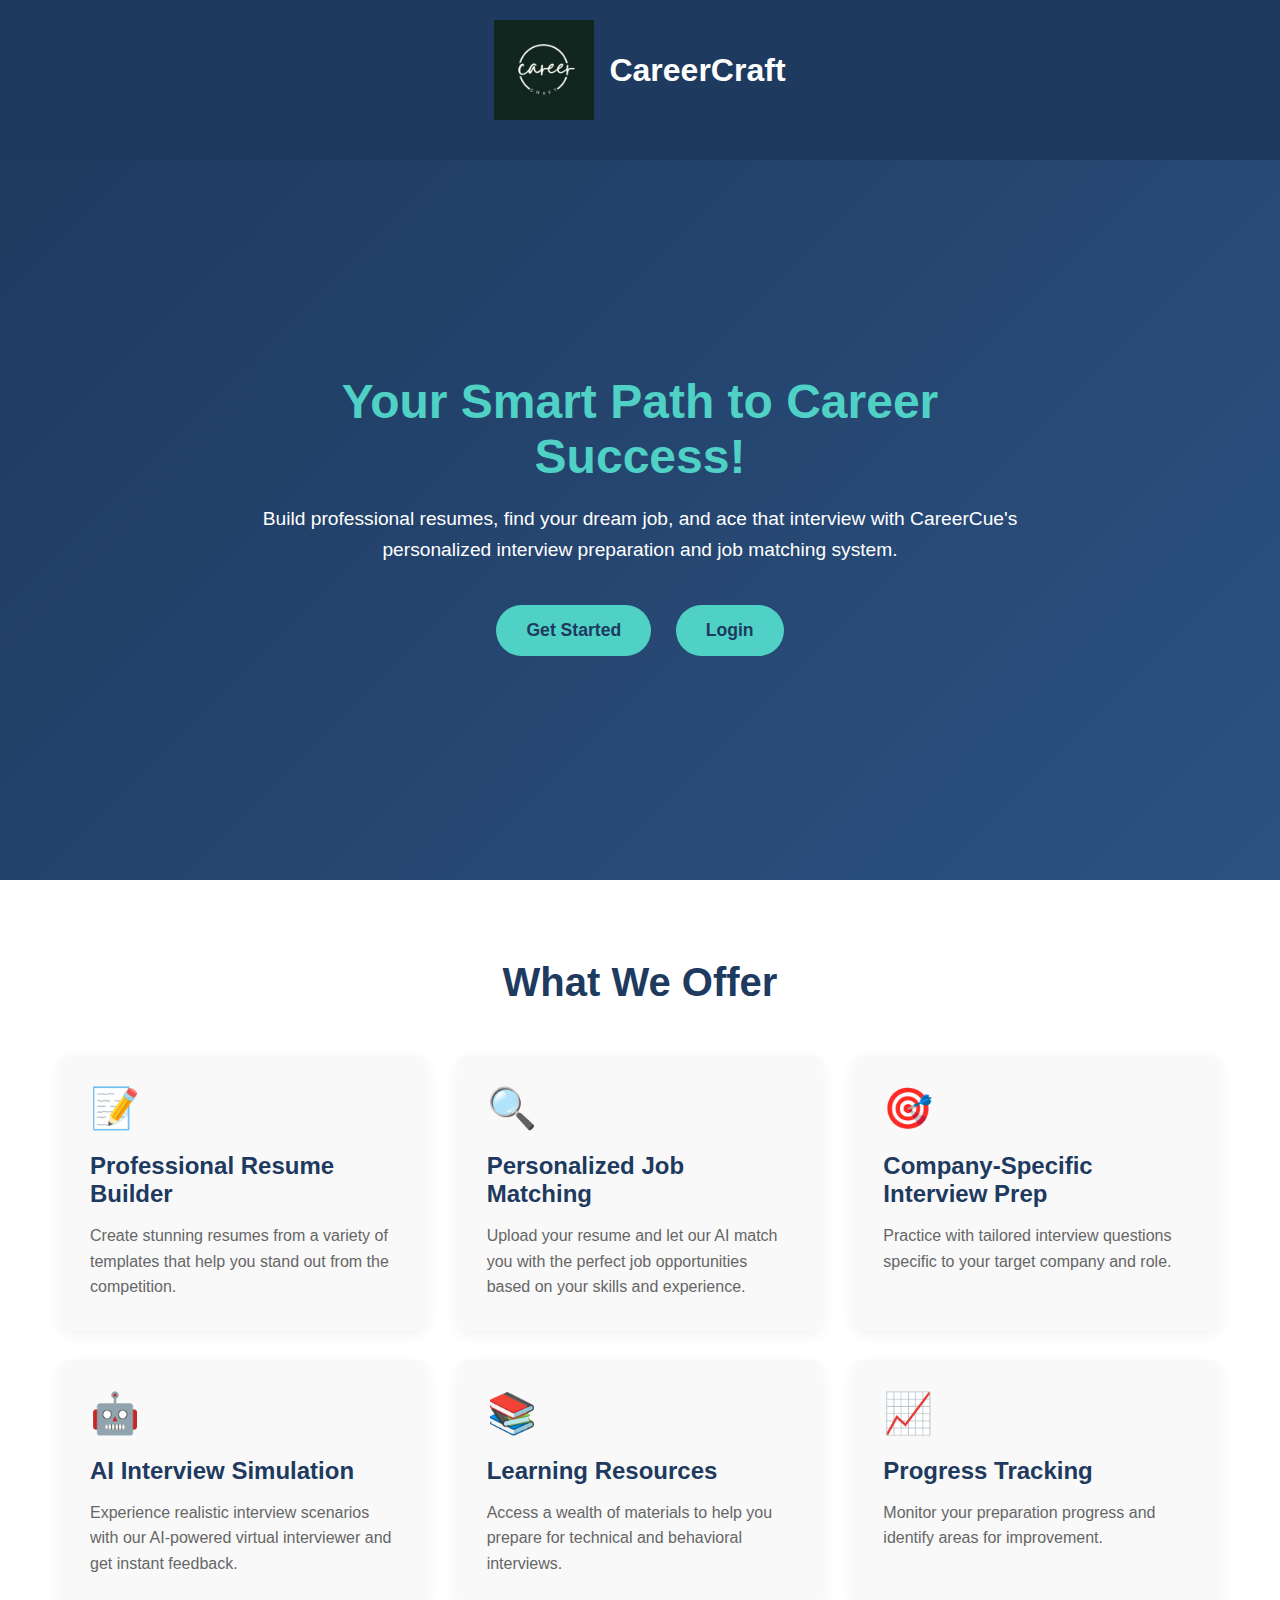
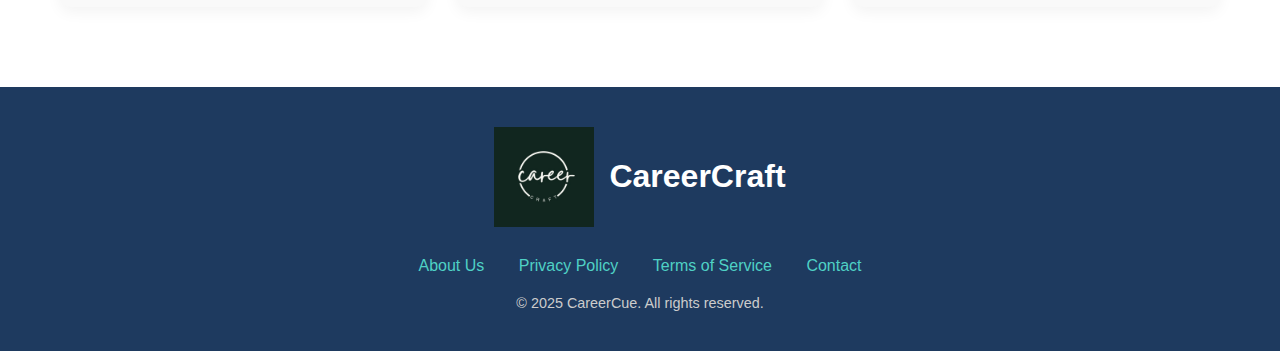
<file: index.html>
<!DOCTYPE html>
<html lang="en">
<head>
    <meta charset="UTF-8" />
    <meta name="viewport" content="width=device-width, initial-scale=1.0"/>
    <title>Careercraft - Your Smart Path to Career Success!</title>
    <style>
        * {
            margin: 0;
            padding: 0;
            box-sizing: border-box;
            font-family: 'Segoe UI', Tahoma, Geneva, Verdana, sans-serif;
        }

        body {
            background-color: #f5f5f5;
            color: #333;
        }

        .container {
            max-width: 1200px;
            margin: 0 auto;
            padding: 0 20px;
        }

        header {
            background-color: #1e3a5f;
            padding: 20px 0;
            box-shadow: 0 2px 10px rgba(0, 0, 0, 0.1);
        }

        .logo-container {
            display: flex;
            align-items: center;
            justify-content: center;
            gap: 15px;
            margin-bottom: 20px;
        }

        .logo {
            max-width: 100px;
            height: auto;
        }

        .site-name {
            font-size: 2rem;
            font-weight: bold;
            color: white;
        }

        .hero {
            height: 80vh;
            display: flex;
            align-items: center;
            justify-content: center;
            background: linear-gradient(135deg, #1e3a5f 0%, #2c5282 100%);
            color: white;
            text-align: center;
            padding: 20px;
        }

        .hero-content {
            max-width: 800px;
        }

        .hero h1 {
            font-size: 3rem;
            margin-bottom: 20px;
            color: #4fd1c5;
        }

        .hero p {
            font-size: 1.2rem;
            margin-bottom: 30px;
            line-height: 1.6;
        }

        .cta-button {
            display: inline-block;
            background-color: #4fd1c5;
            color: #1e3a5f;
            padding: 15px 30px;
            border-radius: 30px;
            font-size: 1.1rem;
            font-weight: bold;
            text-decoration: none;
            transition: all 0.3s ease;
            margin: 10px;
        }

        .cta-button:hover {
            background-color: #38b2ac;
            transform: translateY(-3px);
            box-shadow: 0 10px 20px rgba(0, 0, 0, 0.1);
        }

        .features {
            padding: 80px 0;
            background-color: white;
        }

        .section-title {
            text-align: center;
            font-size: 2.5rem;
            margin-bottom: 50px;
            color: #1e3a5f;
        }

        .features-grid {
            display: grid;
            grid-template-columns: repeat(auto-fit, minmax(300px, 1fr));
            gap: 30px;
        }

        .feature-card {
            background-color: #f9f9f9;
            border-radius: 10px;
            padding: 30px;
            box-shadow: 0 5px 15px rgba(0, 0, 0, 0.05);
            transition: transform 0.3s ease;
        }

        .feature-card:hover {
            transform: translateY(-10px);
        }

        .feature-icon {
            font-size: 40px;
            margin-bottom: 20px;
            color: #4fd1c5;
        }

        .feature-card h3 {
            font-size: 1.5rem;
            margin-bottom: 15px;
            color: #1e3a5f;
        }

        .feature-card p {
            color: #666;
            line-height: 1.6;
        }

        footer {
            background-color: #1e3a5f;
            color: white;
            padding: 40px 0;
            text-align: center;
        }

        .footer-logo-container {
            display: flex;
            align-items: center;
            justify-content: center;
            gap: 15px;
            margin-bottom: 30px;
        }

        .footer-links {
            margin: 20px 0;
        }

        .footer-links a {
            color: #4fd1c5;
            margin: 0 15px;
            text-decoration: none;
        }

        .footer-links a:hover {
            text-decoration: underline;
        }

        .copyright {
            margin-top: 20px;
            color: #ccc;
            font-size: 0.9rem;
        }

        .modal {
            display: none;
            position: fixed;
            top: 0;
            left: 0;
            width: 100%;
            height: 100%;
            background-color: rgba(0, 0, 0, 0.5);
            z-index: 100;
            justify-content: center;
            align-items: center;
        }

        .modal-content {
            background-color: white;
            padding: 30px;
            border-radius: 10px;
            max-width: 500px;
            width: 90%;
            position: relative;
        }

        .close-btn {
            position: absolute;
            top: 10px;
            right: 15px;
            font-size: 1.5rem;
            cursor: pointer;
            color: #666;
        }

        .modal-tabs {
            display: flex;
            margin-bottom: 20px;
            border-bottom: 1px solid #ddd;
        }

        .tab {
            padding: 10px 20px;
            cursor: pointer;
            background-color: #f5f5f5;
            border-top-left-radius: 5px;
            border-top-right-radius: 5px;
            margin-right: 5px;
        }

        .tab.active {
            background-color: #4fd1c5;
            color: white;
        }

        .form-group {
            margin-bottom: 20px;
        }

        .form-group label {
            display: block;
            margin-bottom: 5px;
            font-weight: bold;
            color: #333;
        }

        .form-group input {
            width: 100%;
            padding: 10px;
            border: 1px solid #ddd;
            border-radius: 5px;
            font-size: 1rem;
        }

        .form-button {
            background-color: #4fd1c5;
            color: white;
            border: none;
            padding: 12px 20px;
            border-radius: 5px;
            cursor: pointer;
            font-size: 1rem;
            width: 100%;
            font-weight: bold;
        }

        .form-button:hover {
            background-color: #38b2ac;
        }
    </style>
</head>
<body>
    <!-- Header -->
    <header>
        <div class="container">
            <div class="logo-container">
                <img src="logo.jpg" alt="CareerCue Logo" class="logo">
                <span class="site-name">CareerCraft</span>
            </div>
        </div>
    </header>

    <!-- Hero Section -->
    <section class="hero">
        <div class="hero-content">
            <h1>Your Smart Path to Career Success!</h1>
            <p>Build professional resumes, find your dream job, and ace that interview with CareerCue's personalized interview preparation and job matching system.</p>
            <a href="#" class="cta-button" id="get-started-btn">Get Started</a>
            <a href="#" class="cta-button" id="login-btn">Login</a>
        </div>
    </section>

    <!-- Features Section -->
    <section class="features">
        <div class="container">
            <h2 class="section-title">What We Offer</h2>
            <div class="features-grid">
                <div class="feature-card">
                    <div class="feature-icon">📝</div>
                    <h3>Professional Resume Builder</h3>
                    <p>Create stunning resumes from a variety of templates that help you stand out from the competition.</p>
                </div>
                <div class="feature-card">
                    <div class="feature-icon">🔍</div>
                    <h3>Personalized Job Matching</h3>
                    <p>Upload your resume and let our AI match you with the perfect job opportunities based on your skills and experience.</p>
                </div>
                <div class="feature-card">
                    <div class="feature-icon">🎯</div>
                    <h3>Company-Specific Interview Prep</h3>
                    <p>Practice with tailored interview questions specific to your target company and role.</p>
                </div>
                <div class="feature-card">
                    <div class="feature-icon">🤖</div>
                    <h3>AI Interview Simulation</h3>
                    <p>Experience realistic interview scenarios with our AI-powered virtual interviewer and get instant feedback.</p>
                </div>
                <div class="feature-card">
                    <div class="feature-icon">📚</div>
                    <h3>Learning Resources</h3>
                    <p>Access a wealth of materials to help you prepare for technical and behavioral interviews.</p>
                </div>
                <div class="feature-card">
                    <div class="feature-icon">📈</div>
                    <h3>Progress Tracking</h3>
                    <p>Monitor your preparation progress and identify areas for improvement.</p>
                </div>
            </div>
        </div>
    </section>

    <!-- Footer -->
    <footer>
        <div class="container">
            <div class="footer-logo-container">
                <img src="logo.jpg" alt="CareerCraft Logo" class="logo">
                <span class="site-name">CareerCraft</span>
            </div>
            <div class="footer-links">
                <a href="#">About Us</a>
                <a href="#">Privacy Policy</a>
                <a href="#">Terms of Service</a>
                <a href="#">Contact</a>
            </div>
            <p class="copyright">© 2025 CareerCue. All rights reserved.</p>
        </div>
    </footer>

    <!-- Login/Register Modal -->
    <div class="modal" id="auth-modal">
        <div class="modal-content">
            <span class="close-btn" id="close-modal">&times;</span>
            <div class="modal-tabs">
                <div class="tab active" data-tab="login">Login</div>
                <div class="tab" data-tab="register">Register</div>
            </div>
            <div class="tab-content" id="login-content">
                <form id="login-form">
                    <div class="form-group">
                        <label for="login-email">Email</label>
                        <input type="email" id="login-email" required>
                    </div>
                    <div class="form-group">
                        <label for="login-password">Password</label>
                        <input type="password" id="login-password" required>
                    </div>
                    <button type="submit" class="form-button">Login</button>
                </form>
            </div>
            <div class="tab-content" id="register-content" style="display: none;">
                <form id="register-form">
                    <div class="form-group">
                        <label for="register-name">Full Name</label>
                        <input type="text" id="register-name" required>
                    </div>
                    <div class="form-group">
                        <label for="register-email">Email</label>
                        <input type="email" id="register-email" required>
                    </div>
                    <div class="form-group">
                        <label for="register-password">Password</label>
                        <input type="password" id="register-password" required>
                    </div>
                    <div class="form-group">
                        <label for="register-confirm-password">Confirm Password</label>
                        <input type="password" id="register-confirm-password" required>
                    </div>
                    <button type="submit" class="form-button">Register</button>
                </form>
            </div>
        </div>
    </div>

    <script>
        const modal = document.getElementById('auth-modal');
        const loginBtn = document.getElementById('login-btn');
        const getStartedBtn = document.getElementById('get-started-btn');
        const closeBtn = document.getElementById('close-modal');
        const tabs = document.querySelectorAll('.tab');
        const loginContent = document.getElementById('login-content');
        const registerContent = document.getElementById('register-content');
        const loginForm = document.getElementById('login-form');
        const registerForm = document.getElementById('register-form');

        loginBtn.addEventListener('click', function(e) {
            e.preventDefault();
            modal.style.display = 'flex';
            tabs[0].classList.add('active');
            tabs[1].classList.remove('active');
            loginContent.style.display = 'block';
            registerContent.style.display = 'none';
        });

        getStartedBtn.addEventListener('click', function(e) {
            e.preventDefault();
            modal.style.display = 'flex';
            tabs[0].classList.remove('active');
            tabs[1].classList.add('active');
            loginContent.style.display = 'none';
            registerContent.style.display = 'block';
        });

        closeBtn.addEventListener('click', function() {
            modal.style.display = 'none';
        });

        window.addEventListener('click', function(e) {
            if (e.target === modal) {
                modal.style.display = 'none';
            }
        });

        tabs.forEach(tab => {
            tab.addEventListener('click', function() {
                const tabType = this.getAttribute('data-tab');
                tabs.forEach(t => t.classList.remove('active'));
                this.classList.add('active');

                if (tabType === 'login') {
                    loginContent.style.display = 'block';
                    registerContent.style.display = 'none';
                } else {
                    loginContent.style.display = 'none';
                    registerContent.style.display = 'block';
                }
            });
        });

        loginForm.addEventListener('submit', function(e) {
            e.preventDefault();
            const email = document.getElementById('login-email').value;
            const password = document.getElementById('login-password').value;
            localStorage.setItem('loggedIn', 'true');
            localStorage.setItem('userEmail', email);
            window.location.href = 'dashboard.html';
        });

        registerForm.addEventListener('submit', function(e) {
            e.preventDefault();
            const name = document.getElementById('register-name').value;
            const email = document.getElementById('register-email').value;
            const password = document.getElementById('register-password').value;
            const confirmPassword = document.getElementById('register-confirm-password').value;

            if (password !== confirmPassword) {
                alert('Passwords do not match!');
                return;
            }

            localStorage.setItem('loggedIn', 'true');
            localStorage.setItem('userEmail', email);
            localStorage.setItem('userName', name);
            window.location.href = 'dashboard.html';
        });
    </script>
</body>
</html>
</file>
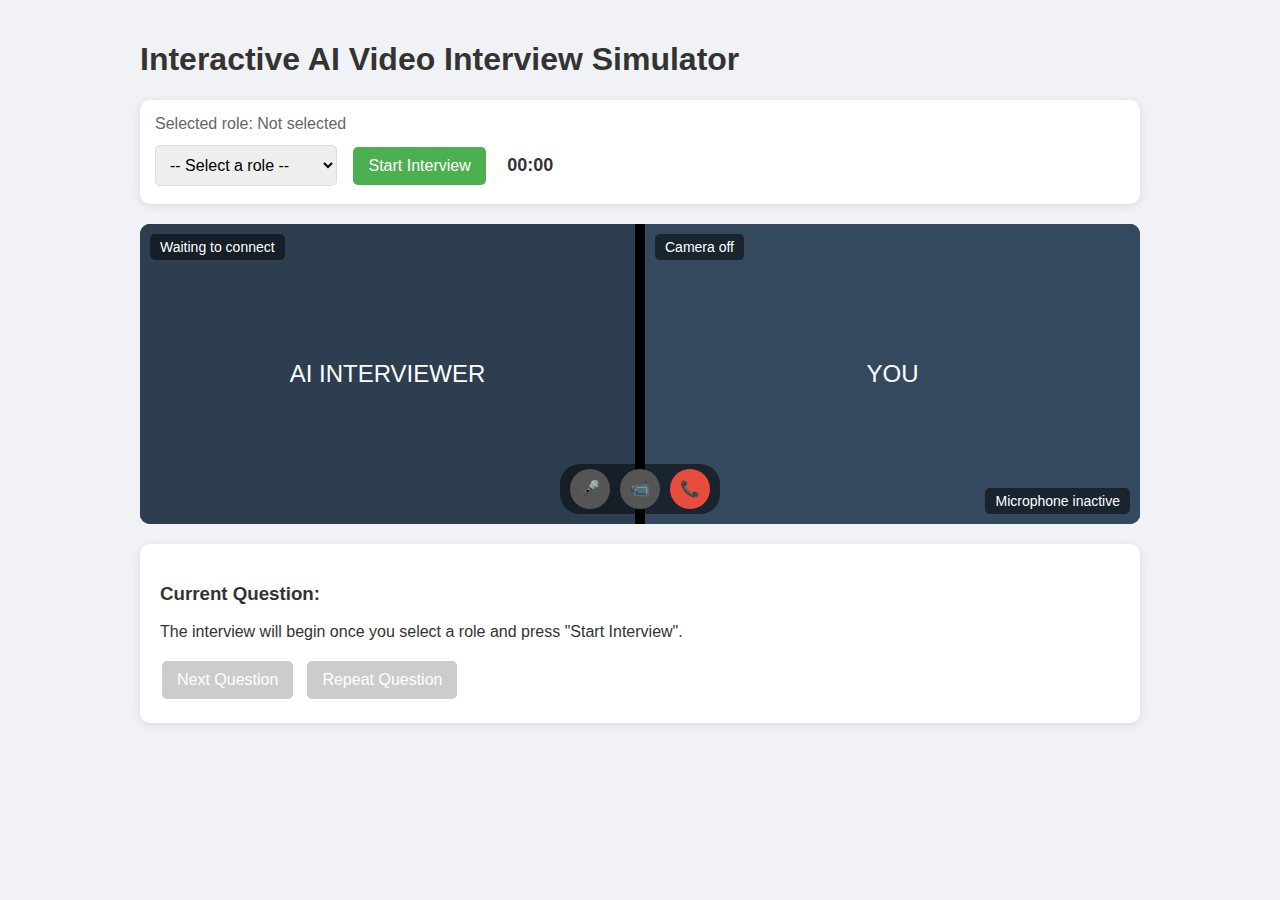
<file: ai.html>
<!DOCTYPE html>
<html lang="en">
<head>
    <meta charset="UTF-8">
    <meta name="viewport" content="width=device-width, initial-scale=1.0">
    <title>Interactive AI Interview Simulator</title>
    <style>
        body {
            font-family: 'Segoe UI', Tahoma, Geneva, Verdana, sans-serif;
            margin: 0;
            padding: 0;
            background-color: #f0f2f5;
            color: #333;
        }
        .container {
            max-width: 1000px;
            margin: 0 auto;
            padding: 20px;
        }
        .video-container {
            background-color: #000;
            border-radius: 10px;
            overflow: hidden;
            margin-bottom: 20px;
            position: relative;
            display: flex;
            flex-wrap: wrap;
            gap: 10px;
        }
        .interviewer-video {
            width: calc(50% - 5px);
            height: 300px;
            background-color: #2c3e50;
            position: relative;
        }
        .user-video {
            width: calc(50% - 5px);
            height: 300px;
            background-color: #34495e;
            position: relative;
        }
        .controls {
            padding: 15px;
            background-color: white;
            border-radius: 10px;
            box-shadow: 0 2px 10px rgba(0,0,0,0.1);
            margin-bottom: 20px;
        }
        .question-container {
            background-color: white;
            border-radius: 10px;
            padding: 20px;
            margin-bottom: 20px;
            box-shadow: 0 2px 10px rgba(0,0,0,0.1);
        }
        .response-container {
            background-color: white;
            border-radius: 10px;
            padding: 20px;
            margin-bottom: 20px;
            box-shadow: 0 2px 10px rgba(0,0,0,0.1);
        }
        button {
            background-color: #4CAF50;
            color: white;
            border: none;
            padding: 10px 15px;
            text-align: center;
            text-decoration: none;
            display: inline-block;
            font-size: 16px;
            margin: 4px 2px;
            cursor: pointer;
            border-radius: 5px;
            transition: background-color 0.3s;
        }
        button:hover {
            background-color: #45a049;
        }
        button:disabled {
            background-color: #cccccc;
            cursor: not-allowed;
        }
        .select-role {
            padding: 10px;
            border-radius: 5px;
            border: 1px solid #ddd;
            margin-right: 10px;
            font-size: 16px;
        }
        .timer {
            font-size: 18px;
            font-weight: bold;
            margin-left: 15px;
        }
        .buttons-row {
            display: flex;
            gap: 10px;
            margin-top: 10px;
        }
        .status {
            color: #666;
            margin-bottom: 10px;
        }
        .avatar {
            width: 100%;
            height: 100%;
            display: flex;
            justify-content: center;
            align-items: center;
            font-size: 24px;
            color: white;
            position: absolute;
            top: 0;
            left: 0;
        }
        .mic-status {
            position: absolute;
            bottom: 10px;
            right: 10px;
            background-color: rgba(0, 0, 0, 0.5);
            color: white;
            padding: 5px 10px;
            border-radius: 5px;
            font-size: 14px;
        }
        #interviewComplete {
            display: none;
            text-align: center;
            padding: 20px;
            background-color: #e8f5e9;
            border-radius: 10px;
            margin-top: 20px;
        }
        .listening-indicator {
            width: 15px;
            height: 15px;
            background-color: red;
            border-radius: 50%;
            display: inline-block;
            margin-right: 5px;
            animation: pulse 1.5s infinite;
        }
        @keyframes pulse {
            0% { transform: scale(1); opacity: 1; }
            50% { transform: scale(1.2); opacity: 0.7; }
            100% { transform: scale(1); opacity: 1; }
        }
        .transcript {
            margin-top: 10px;
            color: #666;
            font-style: italic;
        }
        .feedback {
            margin-top: 15px;
            padding: 10px;
            background-color: #f8f9fa;
            border-left: 4px solid #4CAF50;
            border-radius: 4px;
        }
        .response-time {
            color: #888;
            font-size: 14px;
            margin-top: 5px;
        }
        .connection-status {
            position: absolute;
            top: 10px;
            left: 10px;
            background-color: rgba(0, 0, 0, 0.5);
            color: white;
            padding: 5px 10px;
            border-radius: 5px;
            font-size: 14px;
        }
        #videoCallControls {
            position: absolute;
            bottom: 10px;
            left: 50%;
            transform: translateX(-50%);
            display: flex;
            gap: 10px;
            background-color: rgba(0, 0, 0, 0.5);
            padding: 5px 10px;
            border-radius: 20px;
        }
        .call-button {
            width: 40px;
            height: 40px;
            border-radius: 50%;
            display: flex;
            justify-content: center;
            align-items: center;
            cursor: pointer;
        }
        .mute {
            background-color: #555;
        }
        .mute.active {
            background-color: #e74c3c;
        }
        .video-toggle {
            background-color: #555;
        }
        .video-toggle.active {
            background-color: #e74c3c;
        }
        .end-call {
            background-color: #e74c3c;
        }
        .loader {
            border: 5px solid #f3f3f3;
            border-radius: 50%;
            border-top: 5px solid #3498db;
            width: 30px;
            height: 30px;
            animation: spin 2s linear infinite;
            margin: 0 auto;
        }
        @keyframes spin {
            0% { transform: rotate(0deg); }
            100% { transform: rotate(360deg); }
        }
    </style>
</head>
<body>
    <div class="container">
        <h1>Interactive AI Video Interview Simulator</h1>
        
        <div class="controls">
            <div class="status">Selected role: <span id="currentRole">Not selected</span></div>
            <select id="roleSelect" class="select-role">
                <option value="">-- Select a role --</option>
                <option value="data-analyst">Data Analyst</option>
                <option value="backend-developer">Backend Developer</option>
            </select>
            <button id="startInterview">Start Interview</button>
            <span class="timer" id="timer">00:00</span>
        </div>
        
        <div class="video-container">
            <div class="interviewer-video">
                <div class="connection-status" id="interviewerStatus">Waiting to connect</div>
                <div class="avatar" id="interviewerAvatar">AI INTERVIEWER</div>
            </div>
            <div class="user-video">
                <div class="connection-status" id="userStatus">Camera off</div>
                <video id="userVideoElement" autoplay muted style="width: 100%; height: 100%; object-fit: cover; display: none;"></video>
                <div class="avatar" id="userAvatar">YOU</div>
                <div class="mic-status" id="micStatus">Microphone inactive</div>
            </div>
            <div id="videoCallControls">
                <div class="call-button mute" id="muteButton">🎤</div>
                <div class="call-button video-toggle" id="videoButton">📹</div>
                <div class="call-button end-call" id="endCallButton">📞</div>
            </div>
        </div>
        
        <div class="question-container">
            <h3>Current Question:</h3>
            <p id="currentQuestion">The interview will begin once you select a role and press "Start Interview".</p>
            <div class="transcript" id="questionTranscript"></div>
            <div class="buttons-row">
                <button id="nextQuestion" disabled>Next Question</button>
                <button id="repeatQuestion" disabled>Repeat Question</button>
            </div>
        </div>
        
        <div class="response-container" id="responseSection" style="display: none;">
            <h3>Your Response:</h3>
            <div id="responseStatus">
                <span class="listening-indicator" id="listeningIndicator" style="display: none;"></span>
                <span id="responseText">Waiting for you to speak...</span>
            </div>
            <div class="transcript" id="responseTranscript"></div>
            <div class="response-time" id="responseTime"></div>
            <div class="feedback" id="aiFeedback" style="display: none;"></div>
            <div class="buttons-row">
                <button id="startResponse">Start Speaking</button>
                <button id="stopResponse" disabled>Stop Speaking</button>
            </div>
        </div>
        
        <div id="interviewComplete" style="display: none;">
            <h2>Interview Complete</h2>
            <p>Thank you for participating in the AI interview simulation.</p>
            <button id="restartInterview">Start New Interview</button>
        </div>
    </div>
    
    <script>
        // Interview questions by role
        const interviewQuestions = {
            'data-analyst': [
                "Tell me about your experience with data analysis and the tools you're familiar with.",
                "Can you explain your process for cleaning and preparing raw data for analysis?",
                "Describe a challenging data analysis project you've worked on. What made it difficult and how did you overcome those challenges?",
                "How do you ensure the accuracy and quality of your analysis?",
                "What statistical methods do you typically use for analyzing data?",
                "How do you approach communicating complex data insights to non-technical stakeholders?",
                "Describe your experience with SQL and database querying.",
                "How do you stay current with the latest data analysis techniques and tools?",
                "Can you explain the difference between correlation and causation, and why this distinction matters?",
                "What visualization tools do you prefer and why?",
                "Describe a situation where your data analysis led to a significant business decision or improvement."
            ],
            'backend-developer': [
                "Tell me about your experience with backend development and the technologies you've worked with.",
                "How do you approach API design and what principles do you follow?",
                "Describe your experience with database design and optimization.",
                "How do you ensure the security of a backend system?",
                "Tell me about a challenging backend project you've worked on. What made it difficult and how did you solve those challenges?",
                "How do you handle scaling issues in backend applications?",
                "What's your approach to writing maintainable and testable code?",
                "Describe your experience with containerization and deployment.",
                "How do you debug and troubleshoot backend issues?",
                "What's your experience with message brokers and event-driven architectures?",
                "How do you stay current with new backend technologies and best practices?"
            ]
        };
        
        // Feedback templates by role
        const feedbackTemplates = {
            'data-analyst': [
                "Your answer provides good technical details about {topic}. Consider also mentioning how your skills directly impacted business outcomes.",
                "Good explanation of your process. To strengthen your answer, you might want to include specific examples of when you applied these methods.",
                "Your experience with {tool} sounds valuable. Consider quantifying the impact of your work when possible.",
                "Strong answer regarding {topic}. To make it even better, you could briefly mention how you validate your findings.",
                "Good technical response. Consider structuring your answer with a clear problem, approach, and outcome format for more impact.",
                "Your communication skills come across well. You might enhance this by mentioning how you tailor explanations for different stakeholders.",
                "Strong technical foundation demonstrated. Consider adding a brief example of how you've applied these skills in a real scenario."
            ],
            'backend-developer': [
                "Good explanation of your experience with {topic}. Consider emphasizing how your technical choices impacted system performance or reliability.",
                "Your approach to {topic} shows good technical understanding. Consider also mentioning how you balance technical debt against delivery timelines.",
                "Strong technical answer about {topic}. You might want to briefly mention how you stay current with best practices in this area.",
                "Good points about {topic}. To strengthen your answer, consider including a brief example of how you've implemented these principles.",
                "Your explanation demonstrates solid technical knowledge. Consider structuring future answers with a problem-solution-outcome approach.",
                "Good technical depth. Consider also briefly addressing how you collaborate with other teams when implementing these systems.",
                "Strong answer on {topic}. You might enhance this by briefly mentioning how you measure success in your implementations."
            ]
        };
        
        // Interview introduction by role
        const introductions = {
            'data-analyst': "Hello, I'm Alex, and I'll be conducting your interview for the Data Analyst position today. We're looking for someone with strong analytical skills who can interpret complex data and communicate insights effectively. I'll be asking you several questions to understand your experience and approach. Please respond to each question as thoroughly as you can, and I'll be listening through your microphone. Let's get started.",
            'backend-developer': "Hello, I'm Taylor, and I'll be interviewing you for the Backend Developer role today. We're seeking someone who can design robust, scalable systems and implement efficient backend solutions. I'll be asking you a series of questions about your experience and technical skills. Please provide detailed responses through your microphone, and take your time to think through your answers. Let's begin."
        };
        
        // Interview closing by role
        const closings = {
            'data-analyst': "Thank you for your thoughtful responses today. We were looking for someone who demonstrates strong analytical thinking, technical proficiency with data tools, and the ability to communicate insights clearly. I appreciate your time and the insights you've shared about your experience. The hiring team will review this interview, and you should hear back within a week about next steps.",
            'backend-developer': "Thank you for sharing your experience and knowledge with me today. We value developers who can design scalable systems, write clean code, and solve complex problems. You've provided valuable insights into your approach and experience. The hiring team will review your interview, and we aim to get back to you within the next 5-7 business days regarding next steps."
        };
        
        // Common words to filter out when analyzing responses
        const commonWords = [
            'the', 'and', 'that', 'for', 'with', 'this', 'you', 'your', 'have', 'are', 'not',
            'can', 'about', 'how', 'what', 'when', 'where', 'why', 'which', 'who', 'would',
            'could', 'should', 'been', 'were', 'they', 'them', 'their', 'our', 'will', 'from'
        ];
        
        // Array to store user responses for analysis
        let userResponses = [];
        
        // DOM elements
        const roleSelect = document.getElementById('roleSelect');
        const startButton = document.getElementById('startInterview');
        const nextButton = document.getElementById('nextQuestion');
        const repeatButton = document.getElementById('repeatQuestion');
        const restartButton = document.getElementById('restartInterview');
        const currentQuestion = document.getElementById('currentQuestion');
        const currentRoleElement = document.getElementById('currentRole');
        const timerElement = document.getElementById('timer');
        const interviewCompleteElement = document.getElementById('interviewComplete');
        const interviewerAvatar = document.getElementById('interviewerAvatar');
        
        const responseSection = document.getElementById('responseSection');
        const startResponseButton = document.getElementById('startResponse');
        const stopResponseButton = document.getElementById('stopResponse');
        const responseStatus = document.getElementById('responseText');
        const responseTranscript = document.getElementById('responseTranscript');
        const listeningIndicator = document.getElementById('listeningIndicator');
        const responseTime = document.getElementById('responseTime');
        const aiFeedback = document.getElementById('aiFeedback');
        
        const userVideo = document.getElementById('userVideoElement');
        const userAvatar = document.getElementById('userAvatar');
        const muteButton = document.getElementById('muteButton');
        const videoButton = document.getElementById('videoButton');
        const endCallButton = document.getElementById('endCallButton');
        const micStatus = document.getElementById('micStatus');
        const interviewerStatus = document.getElementById('interviewerStatus');
        const userStatus = document.getElementById('userStatus');
        
        // Interview state
        let currentRole = '';
        let currentQuestionIndex = -1;
        let questions = [];
        let interviewStarted = false;
        let timerInterval;
        let startTime;
        let responseStartTime;
        let isListening = false;
        let recognition = null;
        let transcript = '';
        let mediaStream = null;
        let isMuted = false;
        let isVideoOn = false;
        
        // Initialize speech synthesis
        let synth = null;
        try {
            synth = window.speechSynthesis;
            if (!synth) {
                console.error("Speech synthesis not available");
            }
        } catch (e) {
            console.error("Error initializing speech synthesis:", e);
        }
        
        // Event listeners
        roleSelect.addEventListener('change', function() {
            currentRole = this.value;
            currentRoleElement.textContent = this.options[this.selectedIndex].text;
            startButton.disabled = !currentRole;
        });
        
        startButton.addEventListener('click', startInterview);
        nextButton.addEventListener('click', nextQuestion);
        repeatButton.addEventListener('click', repeatQuestion);
        restartButton.addEventListener('click', resetInterview);
        
        startResponseButton.addEventListener('click', startListening);
        stopResponseButton.addEventListener('click', stopListening);
        
        muteButton.addEventListener('click', toggleMute);
        videoButton.addEventListener('click', toggleVideo);
        endCallButton.addEventListener('click', endInterview);
        
        // Check for browser support for SpeechRecognition
        function checkSpeechRecognitionSupport() {
            return 'SpeechRecognition' in window || 'webkitSpeechRecognition' in window;
        }
        
        // Alert if speech recognition is not supported
        if (!checkSpeechRecognitionSupport()) {
            console.warn('Speech recognition is not supported in your browser. Please use Chrome, Edge, or Safari.');
        }
        
        // Functions
        function startInterview() {
            if (!currentRole) {
                alert("Please select a role first!");
                return;
            }
            
            console.log("Starting interview for role:", currentRole);
            
            // Request microphone and camera access
            navigator.mediaDevices.getUserMedia({ audio: true, video: true })
                .then(stream => {
                    console.log("Media stream obtained successfully");
                    mediaStream = stream;
                    
                    // Set up video
                    userVideo.srcObject = stream;
                    userVideo.onloadedmetadata = function(e) {
                        userVideo.play().catch(err => {
                            console.error("Error playing video:", err);
                        });
                    };
                    
                    // Reset and initialize
                    interviewStarted = true;
                    currentQuestionIndex = -1;
                    questions = [...interviewQuestions[currentRole]]; // Create a copy
                    
                    // Update UI
                    startButton.disabled = true;
                    nextButton.disabled = false;
                    repeatButton.disabled = false;
                    roleSelect.disabled = true;
                    responseSection.style.display = 'block';
                    
                    // Set connection status
                    interviewerStatus.textContent = 'Connected';
                    interviewerStatus.style.backgroundColor = 'rgba(76, 175, 80, 0.7)';
                    userStatus.textContent = 'Connected';
                    userStatus.style.backgroundColor = 'rgba(76, 175, 80, 0.7)';
                    
                    // Start timer
                    startTime = new Date();
                    timerInterval = setInterval(updateTimer, 1000);
                    
                    // Change avatar color to indicate active interview
                    interviewerAvatar.style.backgroundColor = '#3498db';
                    
                    // Introduce the interview
                    const introText = introductions[currentRole];
                    currentQuestion.textContent = introText;
                    
                    if (synth) {
                        speakText(introText);
                    } else {
                        console.warn("Speech synthesis not available, skipping voice intro");
                        // Move to first question after a delay even without speech
                        setTimeout(nextQuestion, 3000);
                    }
                })
                .catch(error => {
                    console.error("Error accessing media devices:", error);
                    alert("Microphone and camera access are required for the interview. Please allow access and try again.");
                });
        }
        
        function nextQuestion() {
            currentQuestionIndex++;
            
            // Check if we've reached the end of the questions
            if (currentQuestionIndex >= questions.length) {
                endInterview();
                return;
            }
            
            // Clear previous response
            responseTranscript.textContent = '';
            responseTime.textContent = '';
            aiFeedback.style.display = 'none';
            responseStatus.textContent = 'Waiting for you to speak...';
            
            // Enable response buttons
            startResponseButton.disabled = false;
            stopResponseButton.disabled = true;
            
            // Display and speak the next question
            const questionText = questions[currentQuestionIndex];
            currentQuestion.textContent = questionText;
            
            console.log("Asking question:", questionText);
            
            if (synth) {
                speakText(questionText);
            }
        }
        
        function repeatQuestion() {
            if (currentQuestionIndex >= 0 && currentQuestionIndex < questions.length) {
                const questionText = questions[currentQuestionIndex];
                if (synth) {
                    speakText(questionText);
                }
            }
        }
        
        function endInterview() {
            console.log("Ending interview");
            
            // Stop the timer
            clearInterval(timerInterval);
            
            // Stop any ongoing speech and listening
            if (synth) synth.cancel();
            if (isListening) stopListening();
            
            // Stop media stream
            if (mediaStream) {
                mediaStream.getTracks().forEach(track => track.stop());
            }
            
            // Speak closing remarks
            const closingText = closings[currentRole];
            currentQuestion.textContent = closingText;
            
            if (synth) {
                speakText(closingText, true);
            }
            
            // Update UI
            nextButton.disabled = true;
            repeatButton.disabled = true;
            startResponseButton.disabled = true;
            stopResponseButton.disabled = true;
            
            // Set connection status
            interviewerStatus.textContent = 'Disconnected';
            interviewerStatus.style.backgroundColor = 'rgba(231, 76, 60, 0.7)';
            userStatus.textContent = 'Disconnected';
            userStatus.style.backgroundColor = 'rgba(231, 76, 60, 0.7)';
            
            // Hide video and return to avatar
            userVideo.style.display = 'none';
            userAvatar.style.display = 'flex';
            
            // Show interview complete section
            setTimeout(() => {
                interviewCompleteElement.style.display = 'block';
            }, 2000);
        }
        
        function resetInterview() {
            console.log("Resetting interview");
            
            // Reset all state
            interviewStarted = false;
            currentQuestionIndex = -1;
            clearInterval(timerInterval);
            
            // Reset UI
            startButton.disabled = false;
            nextButton.disabled = true;
            repeatButton.disabled = true;
            roleSelect.disabled = false;
            timerElement.textContent = '00:00';
            currentQuestion.textContent = "The interview will begin once you select a role and press \"Start Interview\".";
            interviewCompleteElement.style.display = 'none';
            responseSection.style.display = 'none';
            interviewerAvatar.style.backgroundColor = '#2c3e50';
            
            // Reset statuses
            interviewerStatus.textContent = 'Waiting to connect';
            interviewerStatus.style.backgroundColor = 'rgba(0, 0, 0, 0.5)';
            userStatus.textContent = 'Camera off';
            userStatus.style.backgroundColor = 'rgba(0, 0, 0, 0.5)';
        }
        
        function updateTimer() {
            const now = new Date();
            const diff = Math.floor((now - startTime) / 1000);
            const minutes = Math.floor(diff / 60).toString().padStart(2, '0');
            const seconds = (diff % 60).toString().padStart(2, '0');
            timerElement.textContent = `${minutes}:${seconds}`;
        }
        
        function speakText(text, isClosing = false) {
            if (!synth) {
                console.warn("Speech synthesis not available");
                return;
            }
            
            // Stop any ongoing speech
            synth.cancel();
            
            // Create a new speech utterance
            const utterance = new SpeechSynthesisUtterance(text);
            utterance.rate = 1;
            utterance.pitch = 1;
            
            // Set voice based on role (optional)
            setTimeout(() => {
                const voices = synth.getVoices();
                console.log("Available voices:", voices.length);
                
                if (voices.length > 0) {
                    // Try to get a nice voice if available
                    const preferredVoice = voices.find(voice => 
                        voice.name.includes('Google') || 
                        voice.name.includes('Premium') ||
                        voice.name.includes('Enhanced')
                    ) || voices[0];
                    
                    if (preferredVoice) {
                        utterance.voice = preferredVoice;
                    }
                }
                
                // Visual indicator that AI is speaking
                interviewerAvatar.style.backgroundColor = '#e74c3c'; // Red when speaking
                
                utterance.onend = function() {
                    // Change back when done speaking
                    interviewerAvatar.style.backgroundColor = '#3498db';
                    
                    if (isClosing) {
                        // Special handling for closing statement
                        setTimeout(() => {
                            interviewerAvatar.style.backgroundColor = '#2c3e50';
                        }, 1000);
                    }
                };
                
                // Speak the text
                synth.speak(utterance);
            }, 100);
        }
        
        function initSpeechRecognition() {
            try {
                const SpeechRecognition = window.SpeechRecognition || window.webkitSpeechRecognition;
                if (!SpeechRecognition) {
                    throw new Error('Speech recognition not supported');
                }
                
                recognition = new SpeechRecognition();
                recognition.continuous = true;
                recognition.interimResults = true;
                recognition.lang = 'en-US';
                
                recognition.onstart = function() {
                    console.log("Speech recognition started");
                    isListening = true;
                    responseStartTime = new Date();
                    listeningIndicator.style.display = 'inline-block';
                    responseStatus.textContent = 'Listening...';
                    micStatus.textContent = 'Microphone active';
                    micStatus.style.backgroundColor = 'rgba(76, 175, 80, 0.7)';
                };
                
                recognition.onresult = function(event) {
                    console.log("Speech recognition result received");
                    transcript = '';
                    for (let i = 0; i < event.results.length; i++) {
                        if (event.results[i].isFinal) {
                            transcript += event.results[i][0].transcript + ' ';
                        }
                    }
                    responseTranscript.textContent = transcript;
                };
                
                recognition.onerror = function(event) {
                    console.error('Speech recognition error:', event.error);
                    if (event.error === 'not-allowed') {
                        alert('Microphone access is required for this feature.');
                    }
                };
                
                recognition.onend = function() {
                    console.log("Speech recognition ended", isListening);
                    // If stopped manually, don't restart
                    if (!isListening) return;
                    
                    // Otherwise restart recognition (to keep it continuous)
                    try {
                        recognition.start();
                    } catch (e) {
                        console.error('Error restarting recognition:', e);
                    }
                };
            } catch (error) {
                console.error('Error initializing speech recognition:', error);
                alert('Speech recognition is not supported in your browser. Please use Chrome, Edge, or Safari.');
            }
        }
        
        function startListening() {
            console.log("Starting listening...");
            
            if (!recognition) {
                initSpeechRecognition();
            }
            
            if (!recognition) {
                alert('Speech recognition failed to initialize. Please try using Chrome browser.');
                return;
            }
            
            try {
                recognition.start();
                startResponseButton.disabled = true;
                stopResponseButton.disabled = false;
            } catch (e) {
                console.error('Error starting recognition:', e);
                alert('There was an error accessing your microphone. Please check your browser permissions.');
            }
        }
        
        function stopListening() {
            console.log("Stopping listening...");
            
            if (recognition) {
                isListening = false;
                recognition.stop();
                listeningIndicator.style.display = 'none';
                responseStatus.textContent = 'Response recorded';
                micStatus.textContent = 'Microphone inactive';
                micStatus.style.backgroundColor = 'rgba(0, 0, 0, 0.5)';
                
                // Calculate response time
                const responseEndTime = new Date();
                const responseSeconds = Math.floor((responseEndTime - responseStartTime) / 1000);
                const responseMinutes = Math.floor(responseSeconds / 60);
                const remainderSeconds = responseSeconds % 60;
                responseTime.textContent = `Response time: ${responseMinutes}m ${remainderSeconds}s`;
                
                startResponseButton.disabled = false;
                stopResponseButton.disabled = true;
                
                // Generate AI feedback
                function generateFeedback() {
    if (!transcript || transcript.trim() === '') {
        aiFeedback.textContent = "No response detected. Please try speaking again.";
        aiFeedback.style.display = 'block';
        return;
    }
    
    // Store the response for later analysis
    userResponses.push({
        question: questions[currentQuestionIndex],
        response: transcript,
        time: responseSeconds
    });
    
    // Simple keyword extraction
    const words = transcript.toLowerCase().split(/\s+/);
    const keywordCounts = {};
    
    words.forEach(word => {
        // Filter out common words and short words
        if (word.length > 3 && !commonWords.includes(word)) {
            keywordCounts[word] = (keywordCounts[word] || 0) + 1;
        }
    });
    
    // Get top keywords
    const sortedKeywords = Object.keys(keywordCounts)
        .sort((a, b) => keywordCounts[b] - keywordCounts[a])
        .slice(0, 3);
    
    // Randomly select a feedback template
    const templates = feedbackTemplates[currentRole];
    let template = templates[Math.floor(Math.random() * templates.length)];
    
    // Insert a keyword into the template if available
    if (sortedKeywords.length > 0) {
        const keyword = sortedKeywords[0];
        template = template.replace('{topic}', keyword);
    } else {
        template = template.replace('{topic}', 'this topic');
    }
    
    // Display feedback with a loading effect
    aiFeedback.innerHTML = '<div class="loader"></div>';
    aiFeedback.style.display = 'block';
    
    setTimeout(() => {
        aiFeedback.textContent = template;
    }, 1500);
}

function toggleMute() {
    if (mediaStream) {
        const audioTracks = mediaStream.getAudioTracks();
        if (audioTracks.length > 0) {
            isMuted = !isMuted;
            audioTracks[0].enabled = !isMuted;
            
            muteButton.classList.toggle('active', isMuted);
            micStatus.textContent = isMuted ? 'Microphone muted' : 'Microphone inactive';
        }
    }
}

function toggleVideo() {
    if (mediaStream) {
        const videoTracks = mediaStream.getVideoTracks();
        if (videoTracks.length > 0) {
            isVideoOn = !isVideoOn;
            videoTracks[0].enabled = isVideoOn;
            
            videoButton.classList.toggle('active', !isVideoOn);
            
            if (isVideoOn) {
                userVideo.style.display = 'block';
                userAvatar.style.display = 'none';
                userStatus.textContent = 'Video on';
            } else {
                userVideo.style.display = 'none';
                userAvatar.style.display = 'flex';
                userStatus.textContent = 'Video off';
            }
        }
    }
}
</file>
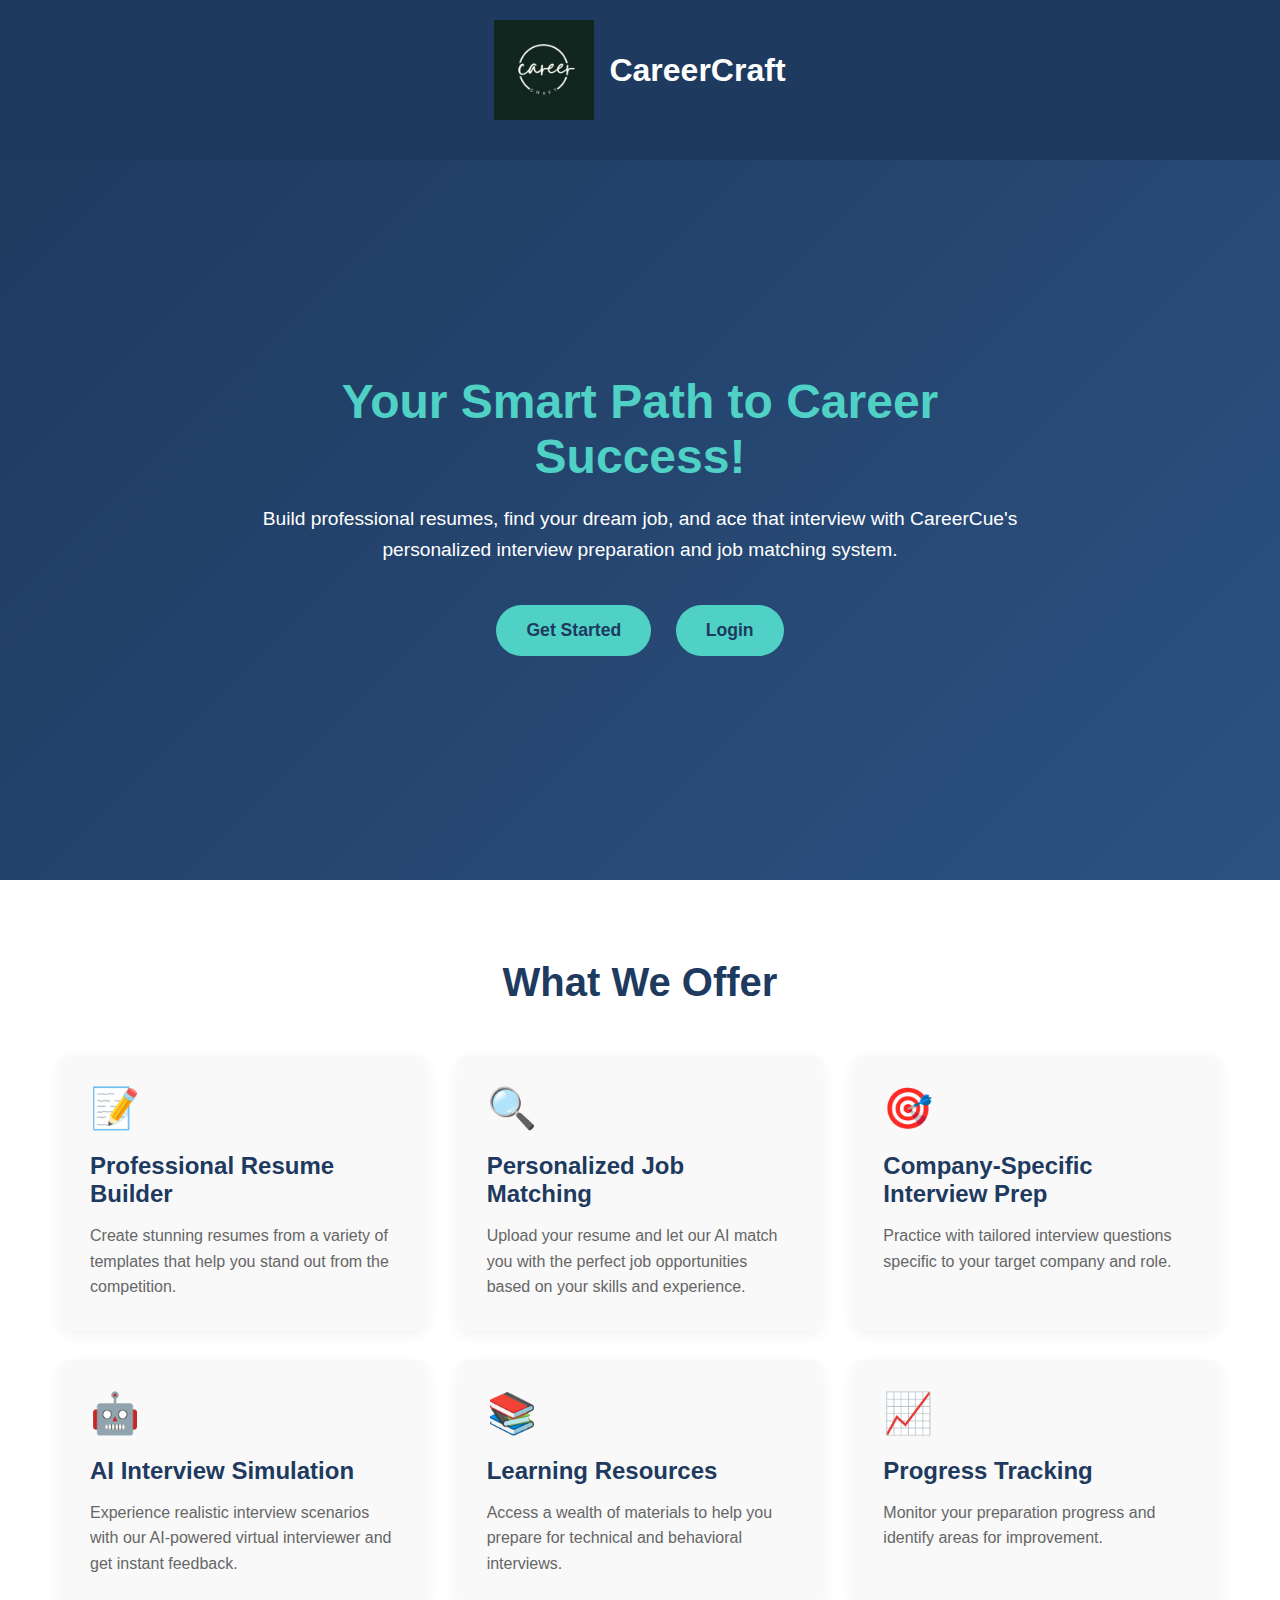
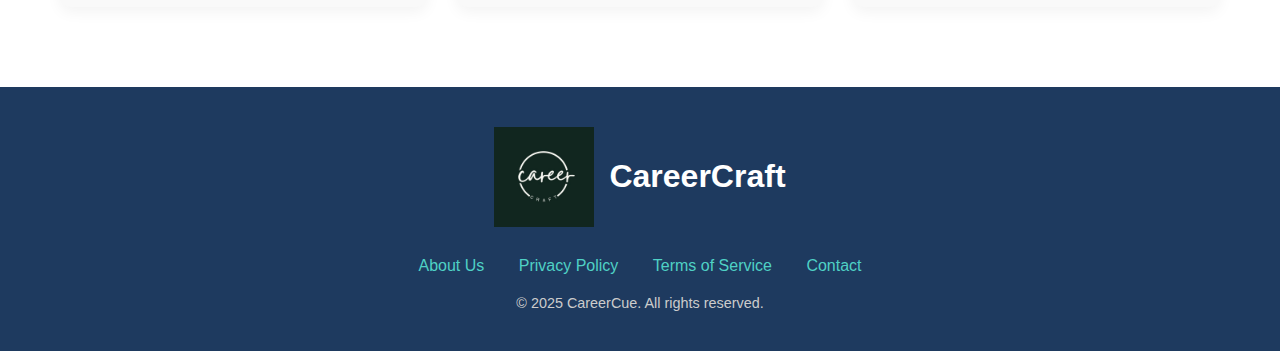
<file: dashboard.html>
<!DOCTYPE html>
<html lang="en">
<head>
    <meta charset="UTF-8">
    <meta name="viewport" content="width=device-width, initial-scale=1.0">
    <title>CareerCraft - Dashboard</title>
    <style>
        /* Global Styles */
        * {
            margin: 0;
            padding: 0;
            box-sizing: border-box;
            font-family: 'Segoe UI', Tahoma, Geneva, Verdana, sans-serif;
        }

        body {
            background-color: #f5f5f5;
            color: #333;
        }

        .container {
            max-width: 1200px;
            margin: 0 auto;
            padding: 0 20px;
        }

        /* Header Styles */
        header {
            background-color: #1e3a5f;
            padding: 15px 0;
            box-shadow: 0 2px 10px rgba(0, 0, 0, 0.1);
        }

        .header-content {
            display: flex;
            justify-content: space-between;
            align-items: center;
        }

        .logo {
            max-width: 100px;
            height: auto;
        }

        .brand-name {
            color: white;
            font-size: 1.5rem;
            font-weight: bold;
            margin-left: 10px;
        }

        .user-menu {
            display: flex;
            align-items: center;
        }

        .user-menu .user-name {
            color: white;
            margin-right: 15px;
        }

        .menu-button {
            background-color: #4fd1c5;
            color: #1e3a5f;
            border: none;
            padding: 8px 15px;
            border-radius: 20px;
            cursor: pointer;
            font-weight: bold;
        }

        /* Dashboard Main */
        .dashboard {
            padding: 50px 0;
        }

        .welcome-section {
            text-align: center;
            margin-bottom: 50px;
        }

        .welcome-section h1 {
            font-size: 2.5rem;
            color: #1e3a5f;
            margin-bottom: 15px;
        }

        .welcome-section p {
            font-size: 1.1rem;
            color: #666;
        }

        .options-container {
            display: flex;
            justify-content: center;
            gap: 30px;
            flex-wrap: wrap;
        }

        .option-card {
            background-color: white;
            border-radius: 10px;
            padding: 30px;
            width: 350px;
            box-shadow: 0 5px 15px rgba(0, 0, 0, 0.05);
            text-align: center;
            transition: transform 0.3s ease, box-shadow 0.3s ease;
            cursor: pointer;
        }

        .option-card:hover {
            transform: translateY(-10px);
            box-shadow: 0 15px 30px rgba(0, 0, 0, 0.1);
        }

        .option-icon {
            font-size: 60px;
            margin-bottom: 20px;
            color: #4fd1c5;
        }

        .option-card h2 {
            font-size: 1.8rem;
            margin-bottom: 15px;
            color: #1e3a5f;
        }

        .option-card p {
            color: #666;
            margin-bottom: 25px;
            line-height: 1.6;
        }

        .option-button {
            background-color: #4fd1c5;
            color: white;
            border: none;
            padding: 12px 25px;
            border-radius: 25px;
            font-size: 1rem;
            font-weight: bold;
            cursor: pointer;
            transition: background-color 0.3s ease;
        }

        .option-button:hover {
            background-color: #38b2ac;
        }

        /* Footer */
        footer {
            background-color: #1e3a5f;
            color: white;
            padding: 30px 0;
            text-align: center;
            margin-top: 50px;
        }

        .footer-logo {
            max-width: 100px;
            margin-bottom: 10px;
        }

        .footer-brand {
            font-size: 1.3rem;
            font-weight: bold;
            color: white;
            margin-bottom: 20px;
        }

        .footer-links {
            margin: 15px 0;
        }

        .footer-links a {
            color: #4fd1c5;
            margin: 0 15px;
            text-decoration: none;
        }

        .copyright {
            margin-top: 15px;
            color: #ccc;
            font-size: 0.9rem;
        }
    </style>
</head>
<body>
    <!-- Header -->
    <header>
        <div class="container">
            <div class="header-content">
                <div style="display: flex; align-items: center;">
                    <img src="logo.jpg" alt="CareerCue Logo" class="logo">
                    <span class="brand-name">CareerCraft</span>
                </div>
                <div class="user-menu">
                    <span class="user-name" id="user-name">User Name</span>
                    <button class="menu-button" id="logout-btn">Logout</button>
                </div>
            </div>
        </div>
    </header>

    <!-- Dashboard Main Content -->
    <section class="dashboard">
        <div class="container">
            <div class="welcome-section">
                <h1>Welcome to Your CareerC Dashboard</h1>
                <p>Let's start your journey to career success. Choose an option below to get started.</p>
            </div>

            <div class="options-container">
                <div class="option-card" id="create-resume">
                    <div class="option-icon">📝</div>
                    <h2>Create New Resume</h2>
                    <p>Build a professional resume from scratch using our templates and step-by-step guide.</p>
                    <button class="option-button">Create Resume</button>
                </div>

                <div class="option-card" id="upload-resume">
                    <div class="option-icon">📤</div>
                    <h2>Upload Existing Resume</h2>
                    <p>Already have a resume? Upload it and let us match you with job opportunities.</p>
                    <button class="option-button">Upload Resume</button>
                </div>
            </div>
        </div>
    </section>

    <!-- Footer -->
    <footer>
        <div class="container">
            <img src="logo.jpg" alt="CareerCraft Logo" class="footer-logo">
            <div class="footer-brand">CareerCraft</div>
            <div class="footer-links">
                <a href="#">About Us</a>
                <a href="#">Privacy Policy</a>
                <a href="#">Terms of Service</a>
                <a href="#">Contact</a>
            </div>
            <p class="copyright">© 2025 CareerCraft. All rights reserved.</p>
        </div>
    </footer>

    <script>
        // Check if user is logged in
        document.addEventListener('DOMContentLoaded', function () {
            const loggedIn = localStorage.getItem('loggedIn');
            const userEmail = localStorage.getItem('userEmail');
            const userName = localStorage.getItem('userName');

            if (!loggedIn || loggedIn !== 'true') {
                // Redirect to home page if not logged in
                window.location.href = 'index.html';
                return;
            }

            // Display user name
            const userNameElement = document.getElementById('user-name');
            userNameElement.textContent = userName || userEmail;

            // Logout functionality
            const logoutBtn = document.getElementById('logout-btn');
            logoutBtn.addEventListener('click', function () {
                localStorage.removeItem('loggedIn');
                localStorage.removeItem('userEmail');
                localStorage.removeItem('userName');
                window.location.href = 'index.html';
            });

            // Resume creation option
            const createResumeCard = document.getElementById('create-resume');
            createResumeCard.addEventListener('click', function () {
                window.location.href = 'resumet.html';
            });

            // Resume upload option
            const uploadResumeCard = document.getElementById('upload-resume');
            uploadResumeCard.addEventListener('click', function () {
                window.location.href = 'resume.html';
            });
        });
    </script>
</body>
</html>
</file>
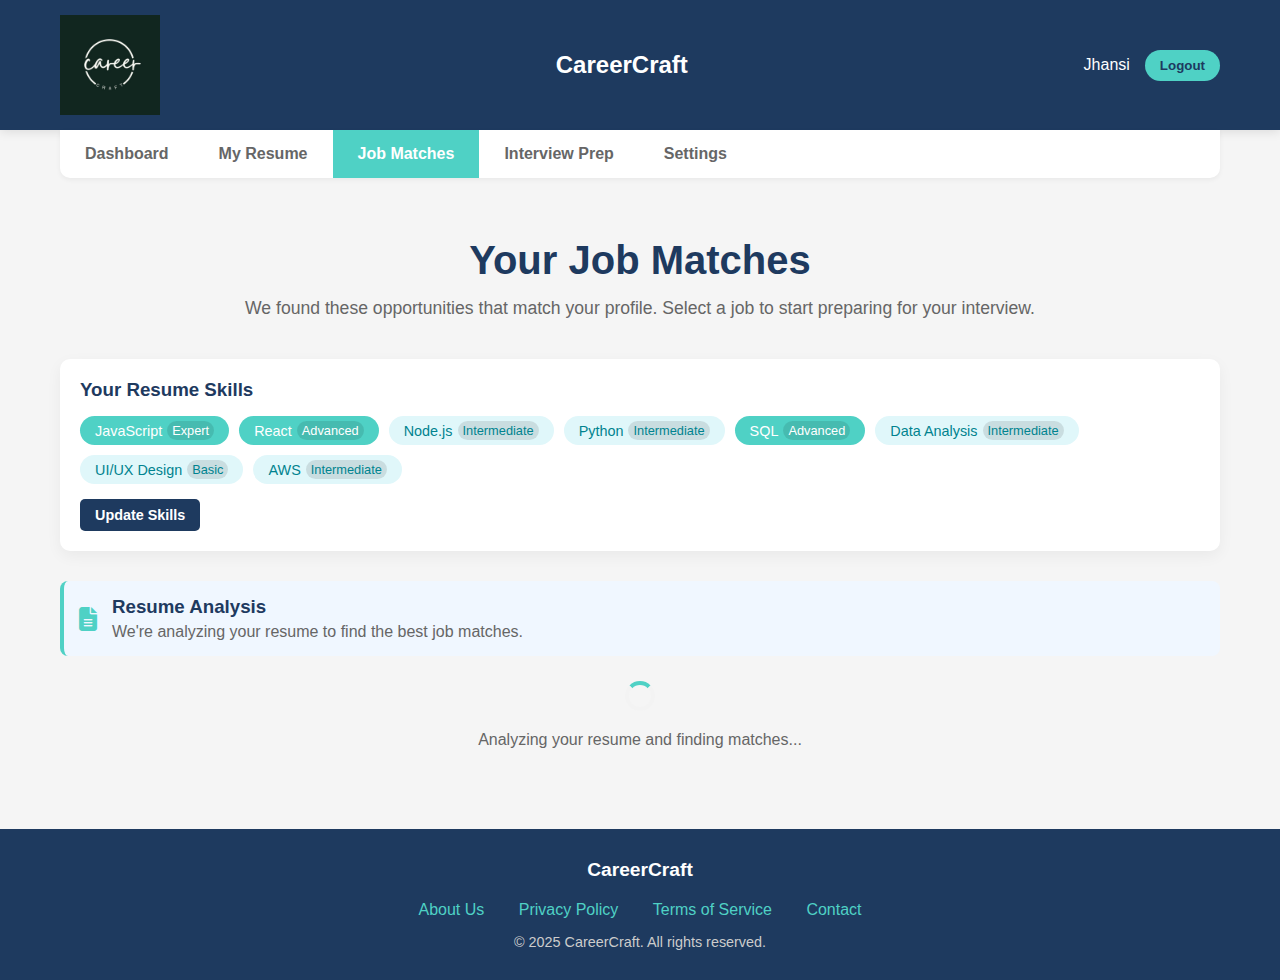
<file: jm.html>
<!DOCTYPE html>
<html lang="en">
<head>
    <meta charset="UTF-8">
    <meta name="viewport" content="width=device-width, initial-scale=1.0">
    <title>CareerCraft - Job Matches</title>
    <link rel="stylesheet" href="https://cdnjs.cloudflare.com/ajax/libs/font-awesome/6.4.0/css/all.min.css">
    <link rel="stylesheet" href="jm.css">
</head>
<body>
    <!-- Header -->
    <header>
        <div class="container">
            <div class="header-content">
                <img src="logo.jpg" alt="CareerCue Logo" class="logo">
                <div style="color: white; font-weight: bold; font-size: 1.5rem;">CareerCraft</div>
                <div class="user-menu">
                    <span class="user-name" id="user-name">Jhansi</span>
                    <button class="menu-button" id="logout-btn">Logout</button>
                </div>
            </div>
        </div>
    </header>

    <!-- Navigation Tabs -->
    <div class="container">
        <div class="nav-tabs">
            <div class="nav-tab">Dashboard</div>
            <div class="nav-tab">My Resume</div>
            <div class="nav-tab active">Job Matches</div>
            <div class="nav-tab">Interview Prep</div>
            <div class="nav-tab">Settings</div>
        </div>
    </div>

    <!-- Main Content -->
    <section class="main-content">
        <div class="container">
            <div class="page-title">
                <h1>Your Job Matches</h1>
                <p>We found these opportunities that match your profile. Select a job to start preparing for your interview.</p>
            </div>
            
            <!-- Resume Skills Section -->
            <div class="resume-skills-section" id="resume-skills-section">
                <h3>Your Resume Skills</h3>
                <div class="skills-container" id="user-skills"></div>
                <button class="update-skills-button" id="update-skills-btn">Update Skills</button>
            </div>
            
            <!-- Resume analyzer indicator -->
            <div class="resume-status" id="resume-analyzer">
                <i class="fas fa-file-alt"></i>
                <div class="resume-status-text">
                    <h3>Resume Analysis</h3>
                    <p>We're analyzing your resume to find the best job matches.</p>
                </div>
            </div>

            <div class="resume-status hidden" id="resume-analysis-complete">
                <i class="fas fa-check-circle"></i>
                <div class="resume-status-text">
                    <h3>Analysis Complete</h3>
                    <p>We've found <span id="job-match-count">0</span> jobs that match your skills and experience.</p>
                </div>
            </div>
            
            <div id="analysis-loader">
                <div class="loader"></div>
                <p style="text-align: center; color: #666;">Analyzing your resume and finding matches...</p>
            </div>
            
            <div id="job-content" class="hidden">
                <div class="filters-section">
                    <div class="search-box">
                        <input type="text" id="job-search" placeholder="Search for jobs, skills, or companies...">
                    </div>
                    <div class="filters-container">
                        <div class="filter-group">
                            <label for="company-filter">Company</label>
                            <select id="company-filter">
                                <option value="">All Companies</option>
                                <option value="Google">Google</option>
                                <option value="Microsoft">Microsoft</option>
                                <option value="Amazon">Amazon</option>
                                <option value="Meta">Meta</option>
                                <option value="Adobe">Adobe</option>
                                <option value="Salesforce">Salesforce</option>
                            </select>
                        </div>
                        <div class="filter-group">
                            <label for="role-filter">Job Role</label>
                            <select id="role-filter">
                                <option value="">All Roles</option>
                                <option value="Data Scientist">Data Scientist</option>
                                <option value="Software Engineer">Software Engineer</option>
                                <option value="Product Manager">Product Manager</option>
                                <option value="UX Designer">UX Designer</option>
                                <option value="Backend Developer">Backend Developer</option>
                                <option value="Frontend Developer">Frontend Developer</option>
                            </select>
                        </div>
                        <div class="filter-group">
                            <label for="match-filter">Match %</label>
                            <select id="match-filter">
                                <option value="">All Matches</option>
                                <option value="90">90%+</option>
                                <option value="80">80%+</option>
                                <option value="70">70%+</option>
                            </select>
                        </div>
                        <div class="filter-group">
                            <label for="location-filter">Location</label>
                            <select id="location-filter">
                                <option value="">All Locations</option>
                                <option value="Remote">Remote</option>
                                <option value="San Francisco, CA">San Francisco, CA</option>
                                <option value="New York, NY">New York, NY</option>
                                <option value="Seattle, WA">Seattle, WA</option>
                                <option value="Bangalore">Bangalore</option>
                                <option value="Hyderabad">Hyderabad</option>
                            </select>
                        </div>
                        <div class="filter-buttons">
                            <button class="filter-button" id="apply-filters">Apply Filters</button>
                            <button class="save-search-button">Save Search</button>
                        </div>
                    </div>
                </div>
                <div class="job-listings" id="job-listings"></div>
                <div class="pagination">
                    <button class="pagination-button" id="prev-page"><i class="fas fa-chevron-left"></i></button>
                    <span class="pagination-info" style="margin: 0 10px;">
                        Page <span id="current-page">1</span> of <span id="total-pages">1</span>
                    </span>
                    <button class="pagination-button" id="next-page"><i class="fas fa-chevron-right"></i></button>
                </div>
            </div>
        </div>
    </section>

    <!-- Interview Prep Modal -->
    <div class="modal-overlay" id="interview-modal">
        <div class="modal-container">
            <div class="modal-header">
                <h2 class="modal-title" id="modal-job-title">Interview Preparation</h2>
                <button class="close-modal" id="close-modal">&times;</button>
            </div>
            <div class="interview-prep-tabs">
                <div class="interview-tab active" data-tab="questions">Common Questions</div>
                <div class="interview-tab" data-tab="company">Company Insights</div>
                <div class="interview-tab" data-tab="skills">Skill Assessment</div>
            </div>
            <div id="questions-tab" class="tab-content active">
                <div id="questions-content"></div>
            </div>
            <div id="company-tab" class="tab-content">
                <div id="company-content"></div>
            </div>
            <div id="skills-tab" class="tab-content">
                <div id="skills-content"></div>
            </div>
        </div>
    </div>

    <!-- Skills Update Modal -->
    <div class="modal-overlay" id="skills-modal">
        <div class="modal-container">
            <div class="modal-header">
                <h2 class="modal-title">Update Your Skills</h2>
                <button class="close-modal" id="close-skills-modal">&times;</button>
            </div>
            <div class="skills-selection">
                <p>Check the skills that best represent your experience:</p>
                <div class="skills-grid" id="skills-grid"></div>
                <button class="save-skills-button" id="save-skills-btn">Save Skills</button>
            </div>
        </div>
    </div>

    <!-- Notification -->
    <div class="notification" id="notification">Job saved to your favorites!</div>

    <!-- Footer -->
    <footer>
        <div class="container">
            <div style="color: white; font-weight: bold; font-size: 1.2rem; margin-bottom: 20px;">CareerCraft</div>
            <div class="footer-links">
                <a href="#">About Us</a>
                <a href="#">Privacy Policy</a>
                <a href="#">Terms of Service</a>
                <a href="#">Contact</a>
            </div>
            <div class="copyright">© 2025 CareerCraft. All rights reserved.</div>
        </div>
    </footer>

    <script src="jm.js"></script>
</body>
</html>
</file>
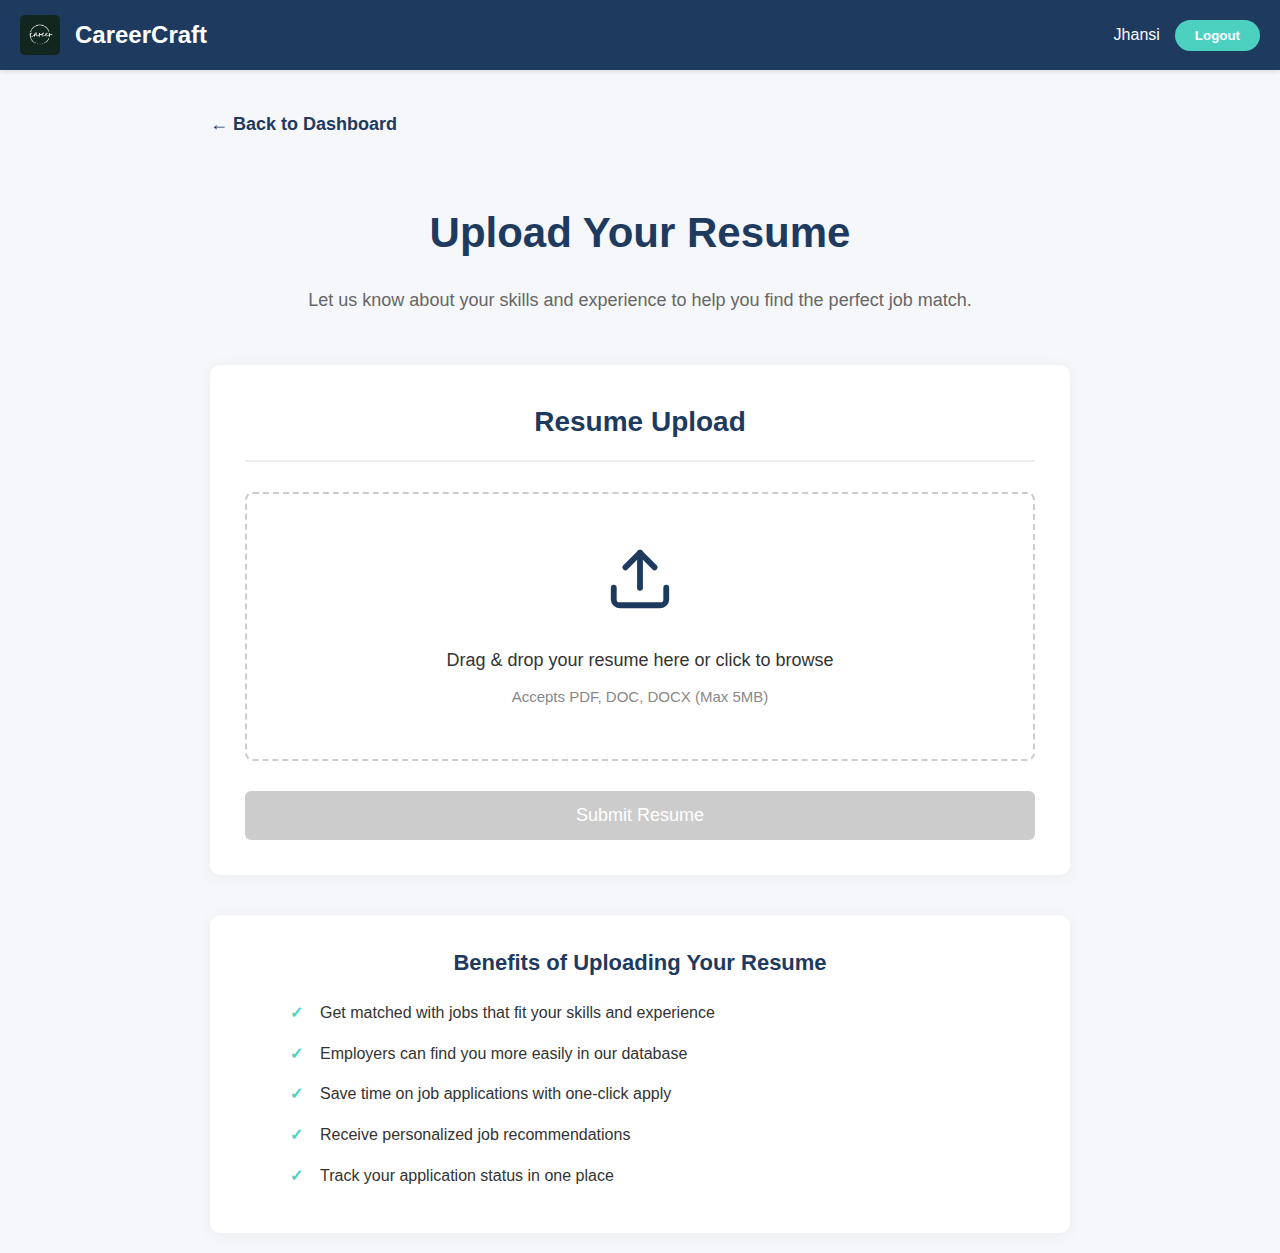
<file: resume.html>
<!DOCTYPE html>
<html lang="en">
<head>
    <meta charset="UTF-8">
    <meta name="viewport" content="width=device-width, initial-scale=1.0">
    <title>Upload Resume - CareerCraft</title>
    <style>
        * {
            margin: 0;
            padding: 0;
            box-sizing: border-box;
            font-family: 'Segoe UI', Tahoma, Geneva, Verdana, sans-serif;
        }

        body {
            background-color: #f5f7fa;
            color: #333;
            line-height: 1.6;
        }

        /* Header Styles */
        header {
            background-color: #1e3a5f;
            color: white;
            padding: 15px 20px;
            display: flex;
            justify-content: space-between;
            align-items: center;
            box-shadow: 0 2px 5px rgba(0,0,0,0.1);
        }

        .header-left {
            display: flex;
            align-items: center;
        }

        .logo {
            height: 40px;
            margin-right: 15px;
            border-radius: 5px;
        }

        .brand-name {
            font-size: 24px;
            font-weight: bold;
            color: white;
            display: inline-block;
            vertical-align: middle;
        }

        .user-nav {
            display: flex;
            align-items: center;
            gap: 15px;
        }

        .user-name {
            font-weight: 500;
        }

        .logout-btn {
            background-color: #4cd1c0;
            color: white;
            border: none;
            padding: 8px 20px;
            border-radius: 25px;
            cursor: pointer;
            font-weight: bold;
            transition: background-color 0.3s;
        }

        .logout-btn:hover {
            background-color: #3bb8a7;
        }

        /* Container Styles */
        .container {
            max-width: 900px;
            margin: 0 auto;
            padding: 20px;
        }

        .back-btn {
            display: inline-block;
            color: #1e3a5f;
            text-decoration: none;
            margin: 20px 0;
            font-weight: 600;
            font-size: 18px;
            transition: color 0.3s;
        }

        .back-btn:before {
            content: "← ";
        }

        .back-btn:hover {
            color: #4cd1c0;
        }

        .main-title {
            color: #1e3a5f;
            text-align: center;
            font-size: 42px;
            font-weight: 700;
            margin: 40px 0 20px;
        }

        .description {
            color: #666;
            text-align: center;
            margin-bottom: 50px;
            font-size: 18px;
            max-width: 800px;
            margin-left: auto;
            margin-right: auto;
        }

        /* Upload Section Styles */
        .upload-section {
            background-color: white;
            padding: 35px;
            border-radius: 10px;
            margin-bottom: 40px;
            box-shadow: 0 2px 15px rgba(0,0,0,0.05);
        }

        h2 {
            color: #1e3a5f;
            margin-bottom: 30px;
            font-size: 28px;
            text-align: center;
            border-bottom: 2px solid #eee;
            padding-bottom: 15px;
        }

        .upload-area {
            border: 2px dashed #ccc;
            border-radius: 8px;
            padding: 50px 30px;
            text-align: center;
            cursor: pointer;
            margin-bottom: 20px;
            transition: all 0.3s;
        }

        .upload-area:hover {
            border-color: #4cd1c0;
            background-color: #f5f5f5;
        }

        .upload-icon {
            width: 70px;
            height: 70px;
            color: #1e3a5f;
            margin-bottom: 25px;
        }

        .upload-text {
            font-size: 18px;
            color: #333;
            margin-bottom: 10px;
        }

        .file-info {
            color: #888;
            font-size: 15px;
            margin-top: 10px;
        }

        .file-input {
            display: none;
        }

        .selected-file {
            display: none;
            background-color: #e9f7f5;
            border: 1px solid #b9e6e0;
            border-radius: 8px;
            padding: 15px;
            margin-bottom: 20px;
        }

        .file-name {
            font-weight: 500;
            color: #1e3a5f;
            margin-right: 10px;
        }

        .remove-file {
            background-color: transparent;
            color: #e74c3c;
            border: none;
            cursor: pointer;
            font-size: 14px;
            padding: 2px 5px;
            margin-right: 10px;
        }

        .file-meta {
            color: #666;
            font-size: 14px;
        }

        .progress-container {
            display: none;
            margin-bottom: 20px;
        }

        .progress-bar {
            height: 8px;
            background-color: #eee;
            border-radius: 4px;
            overflow: hidden;
            margin-bottom: 5px;
        }

        .progress {
            height: 100%;
            background-color: #4cd1c0;
            width: 0%;
            transition: width 0.2s;
        }

        .progress-text {
            font-size: 14px;
            color: #666;
        }

        .submit-btn {
            background-color: #1e3a5f;
            color: white;
            border: none;
            padding: 14px 30px;
            font-size: 18px;
            font-weight: 500;
            border-radius: 6px;
            cursor: pointer;
            transition: background-color 0.3s;
            width: 100%;
            margin-top: 10px;
        }

        .submit-btn:hover:not(:disabled) {
            background-color: #2c4d79;
        }

        .submit-btn:disabled {
            background-color: #cccccc;
            cursor: not-allowed;
        }

        /* Benefits Section */
        .benefits {
            background-color: white;
            border-radius: 10px;
            padding: 30px;
            box-shadow: 0 2px 15px rgba(0,0,0,0.05);
        }

        h3 {
            color: #1e3a5f;
            margin-bottom: 20px;
            font-size: 22px;
            text-align: center;
        }

        .benefits-list {
            list-style-type: none;
            max-width: 700px;
            margin: 0 auto;
        }

        .benefits-list li {
            position: relative;
            padding-left: 30px;
            margin-bottom: 15px;
            font-size: 16px;
        }

        .benefits-list li:before {
            content: "✓";
            position: absolute;
            left: 0;
            color: #4cd1c0;
            font-weight: bold;
        }

        @media (max-width: 768px) {
            .container {
                padding: 15px;
            }
            
            .main-title {
                font-size: 32px;
                margin: 30px 0 15px;
            }
            
            .description {
                font-size: 16px;
                margin-bottom: 30px;
            }
            
            .upload-area {
                padding: 30px 20px;
            }
            
            .upload-icon {
                width: 50px;
                height: 50px;
            }
            
            .brand-name {
                font-size: 20px;
            }
            
            .upload-section,
            .benefits {
                padding: 25px;
            }
        }
    </style>
</head>
<body>
    <header>
        <div class="header-left">
            <img src="logo.jpg" alt="CareerCraft Logo" class="logo">
            <span class="brand-name">CareerCraft</span>
        </div>
        <div class="user-nav">
            <span class="user-name">Jhansi</span>
            <button class="logout-btn">Logout</button>
        </div>
    </header>

    <div class="container">
        <a href="dashboard.html" class="back-btn">Back to Dashboard</a>
        
        <h1 class="main-title">Upload Your Resume</h1>
        <p class="description">Let us know about your skills and experience to help you find the perfect job match.</p>
        
        <div class="upload-section">
            <h2>Resume Upload</h2>
            
            <div class="upload-area" id="uploadArea">
                <svg class="upload-icon" xmlns="http://www.w3.org/2000/svg" viewBox="0 0 24 24" fill="none" stroke="currentColor" stroke-width="2" stroke-linecap="round" stroke-linejoin="round">
                    <path d="M21 15v4a2 2 0 0 1-2 2H5a2 2 0 0 1-2-2v-4"></path>
                    <polyline points="17 8 12 3 7 8"></polyline>
                    <line x1="12" y1="3" x2="12" y2="15"></line>
                </svg>
                <p class="upload-text">Drag & drop your resume here or click to browse</p>
                <p class="file-info">Accepts PDF, DOC, DOCX (Max 5MB)</p>
                <input type="file" class="file-input" id="resumeFile" accept=".pdf,.doc,.docx">
            </div>
            
            <div class="selected-file" id="selectedFile">
                <span class="file-name" id="fileName">resume.pdf</span>
                <button class="remove-file" id="removeFile">Remove</button>
                <span class="file-meta" id="fileSize">Size: 1.2 MB</span>
            </div>
            
            <div class="progress-container" id="progressContainer">
                <div class="progress-bar">
                    <div class="progress" id="progressBar"></div>
                </div>
                <p class="progress-text" id="progressText">Uploading... 0%</p>
            </div>
            
            <button class="submit-btn" id="submitBtn" disabled>Submit Resume</button>
        </div>
        
        <div class="benefits">
            <h3>Benefits of Uploading Your Resume</h3>
            <ul class="benefits-list">
                <li>Get matched with jobs that fit your skills and experience</li>
                <li>Employers can find you more easily in our database</li>
                <li>Save time on job applications with one-click apply</li>
                <li>Receive personalized job recommendations</li>
                <li>Track your application status in one place</li>
            </ul>
        </div>
    </div>

    <script>
        document.addEventListener('DOMContentLoaded', function() {
            const resumeFile = document.getElementById('resumeFile');
            const uploadArea = document.getElementById('uploadArea');
            const selectedFile = document.getElementById('selectedFile');
            const fileName = document.getElementById('fileName');
            const fileSize = document.getElementById('fileSize');
            const removeFile = document.getElementById('removeFile');
            const submitBtn = document.getElementById('submitBtn');
            const progressContainer = document.getElementById('progressContainer');
            const progressBar = document.getElementById('progressBar');
            const progressText = document.getElementById('progressText');
            
            // Initialize - hide the selected file section
            selectedFile.style.display = 'none';
            
            // Make the upload area clickable to trigger file input
            uploadArea.addEventListener('click', function() {
                resumeFile.click();
            });
            
            // Handle file selection
            resumeFile.addEventListener('change', function(e) {
                if (this.files && this.files[0]) {
                    const file = this.files[0];
                    
                    // Check file type
                    const validTypes = ['application/pdf', 'application/msword', 'application/vnd.openxmlformats-officedocument.wordprocessingml.document'];
                    if (!validTypes.includes(file.type)) {
                        alert('Please upload a PDF, DOC, or DOCX file');
                        return;
                    }
                    
                    // Check file size (max 5MB)
                    if (file.size > 5 * 1024 * 1024) {
                        alert('File size exceeds 5MB limit');
                        return;
                    }
                    
                    // Display file info
                    fileName.textContent = file.name;
                    
                    // Format file size
                    let size = file.size;
                    if (size < 1024) {
                        fileSize.textContent = `Size: ${size} bytes`;
                    } else if (size < 1024 * 1024) {
                        fileSize.textContent = `Size: ${(size / 1024).toFixed(1)} KB`;
                    } else {
                        fileSize.textContent = `Size: ${(size / (1024 * 1024)).toFixed(1)} MB`;
                    }
                    
                    selectedFile.style.display = 'block';
                    submitBtn.disabled = false;
                }
            });
            
            // Remove selected file
            removeFile.addEventListener('click', function() {
                resumeFile.value = '';
                selectedFile.style.display = 'none';
                submitBtn.disabled = true;
                progressContainer.style.display = 'none';
                progressBar.style.width = '0%';
                progressText.textContent = 'Uploading... 0%';
            });
            
            // Highlight drop area on drag over
            uploadArea.addEventListener('dragover', function(e) {
                e.preventDefault();
                this.style.borderColor = '#4cd1c0';
                this.style.backgroundColor = '#f5f5f5';
            });
            
            // Remove highlight on drag leave
            uploadArea.addEventListener('dragleave', function() {
                this.style.borderColor = '#ccc';
                this.style.backgroundColor = '';
            });
            
            // Handle drop
            uploadArea.addEventListener('drop', function(e) {
                e.preventDefault();
                this.style.borderColor = '#ccc';
                this.style.backgroundColor = '';
                
                if (e.dataTransfer.files && e.dataTransfer.files[0]) {
                    resumeFile.files = e.dataTransfer.files;
                    
                    // Trigger change event
                    const event = new Event('change');
                    resumeFile.dispatchEvent(event);
                }
            });
            
            // Submit resume
            submitBtn.addEventListener('click', function() {
                if (!resumeFile.files || !resumeFile.files[0]) {
                    alert('Please select a file to upload');
                    return;
                }
                
                // Show progress
                progressContainer.style.display = 'block';
                submitBtn.disabled = true;
                
                // Simulate upload progress
                let progress = 0;
                const interval = setInterval(function() {
                    progress += 5;
                    if (progress <= 100) {
                        progressBar.style.width = progress + '%';
                        progressText.textContent = `Uploading... ${progress}%`;
                    } else {
                        clearInterval(interval);
                        progressText.textContent = 'Upload complete!';
                        progressBar.style.backgroundColor = '#2ecc71';
                        
                        // Simulate server response delay
                        setTimeout(function() {
                            alert('Resume uploaded successfully! Redirecting to job matches...');
                            // Redirect or show next steps
                            window.location.href = 'jm.html';
                        }, 1000);
                    }
                }, 200);
            });
        });
    </script>
</body>
</html>
</file>
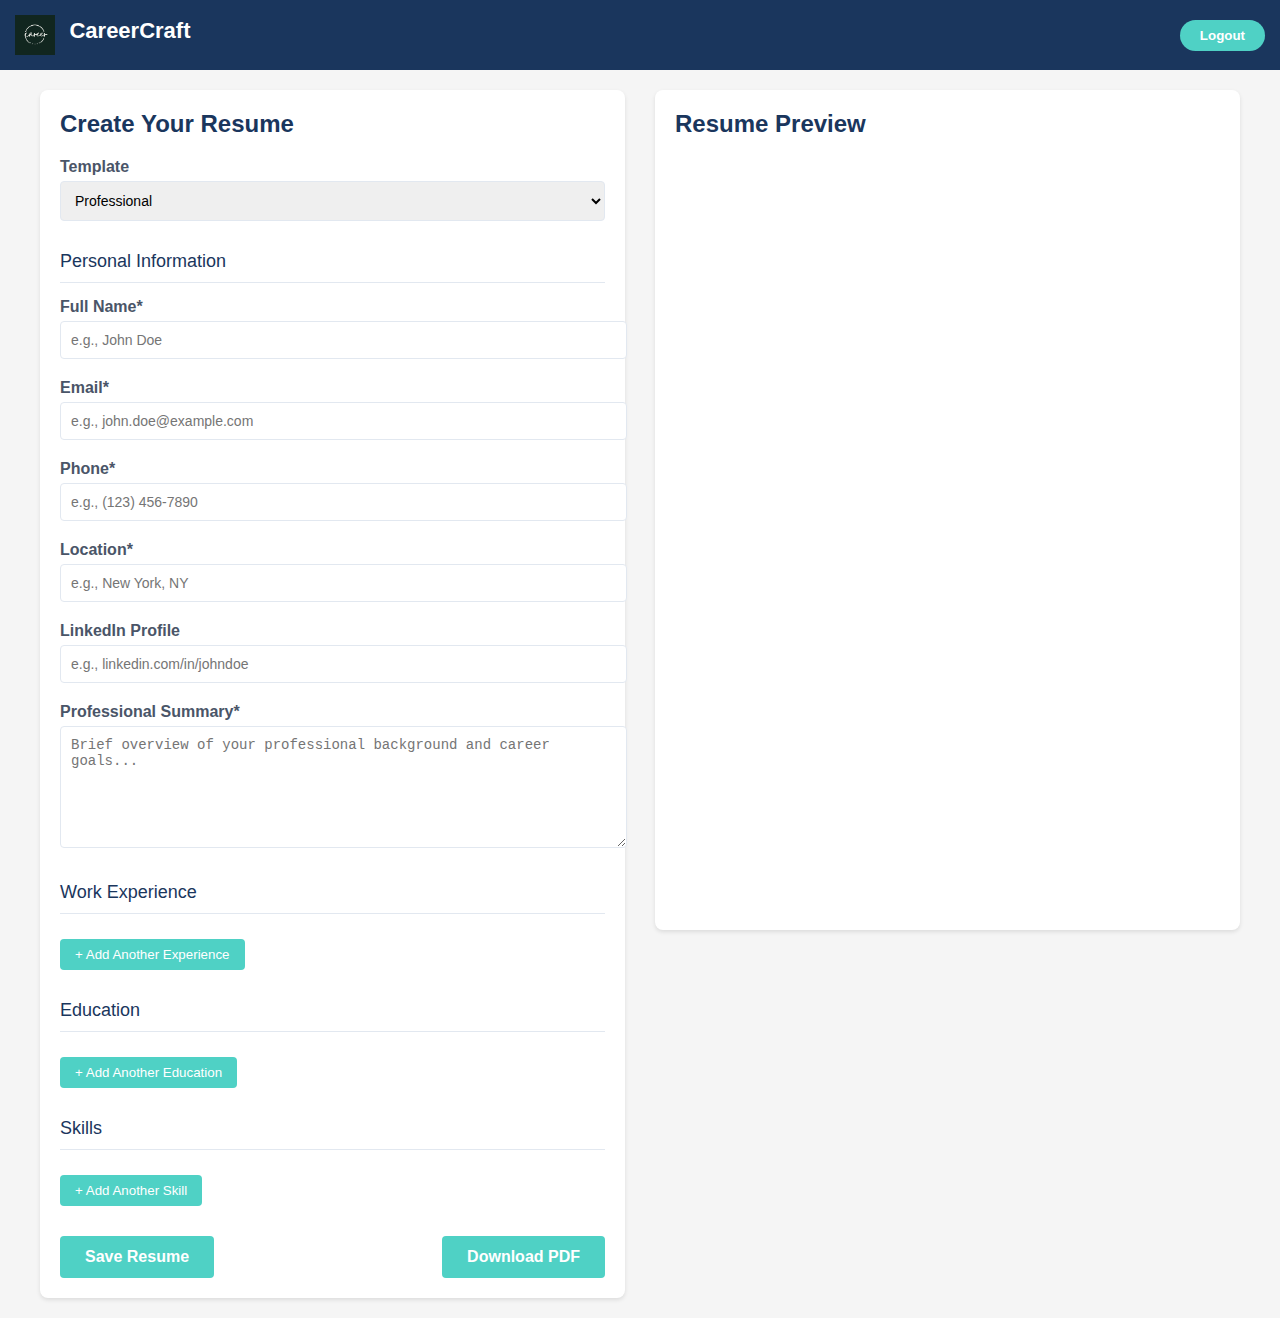
<file: resumet.html>
<!DOCTYPE html>
<html lang="en">
<head>
    <meta charset="UTF-8">
    <meta name="viewport" content="width=device-width, initial-scale=1.0">
    <title>Resume Builder - CareerCraft</title>
    <style>
        body {
            font-family: Arial, sans-serif;
            margin: 0;
            padding: 0;
            background-color: #f5f5f5;
        }
        .navbar {
            background-color: #1a365d;
            padding: 15px;
            display: flex;
            justify-content: space-between;
            align-items: center;
            color: white;
        }
        .logo {
            height: 40px;
            margin-right: 10px;
    vertical-align: middle;
        }
        .brand-name {
    font-size: 22px;
    font-weight: bold;
    line-height: 1;
    position: relative;
    top: -1px; /* Nudge up to align better with logo */
    color: white;
}
        .user-section {
            display: flex;
            align-items: center;
            gap: 15px;
        }
        .logout-btn {
            background-color: #4fd1c5;
            color: white;
            border: none;
            padding: 8px 20px;
            border-radius: 25px;
            cursor: pointer;
            font-weight: bold;
        }
        .container {
            max-width: 1200px;
            margin: 0 auto;
            padding: 20px;
            display: flex;
            gap: 30px;
        }
        .form-section {
            flex: 1;
            background: white;
            border-radius: 8px;
            padding: 20px;
            box-shadow: 0 2px 4px rgba(0,0,0,0.1);
        }
        .preview-section {
            flex: 1;
            background: white;
            border-radius: 8px;
            padding: 20px;
            box-shadow: 0 2px 4px rgba(0,0,0,0.1);
            max-height: 800px;
            overflow-y: auto;
        }
        h1 {
            color: #1a365d;
            margin-top: 0;
            margin-bottom: 20px;
            font-size: 24px;
        }
        .form-group {
            margin-bottom: 20px;
        }
        label {
            display: block;
            margin-bottom: 5px;
            font-weight: bold;
            color: #4a5568;
        }
        input, textarea, select {
            width: 100%;
            padding: 10px;
            border: 1px solid #e2e8f0;
            border-radius: 4px;
            font-size: 14px;
        }
        textarea {
            min-height: 100px;
            resize: vertical;
        }
        .section-title {
            font-size: 18px;
            color: #1a365d;
            margin-top: 30px;
            margin-bottom: 15px;
            border-bottom: 1px solid #e2e8f0;
            padding-bottom: 10px;
        }
        .add-btn {
            background-color: #4fd1c5;
            color: white;
            border: none;
            padding: 8px 15px;
            border-radius: 4px;
            cursor: pointer;
            margin-top: 10px;
        }
        .experience-item, .education-item, .skill-item {
            background-color: #f9f9f9;
            padding: 15px;
            border-radius: 4px;
            margin-bottom: 15px;
            position: relative;
        }
        .remove-btn {
            position: absolute;
            top: 10px;
            right: 10px;
            background-color: #fc8181;
            color: white;
            border: none;
            width: 24px;
            height: 24px;
            border-radius: 50%;
            display: flex;
            align-items: center;
            justify-content: center;
            cursor: pointer;
        }
        .action-buttons {
            display: flex;
            justify-content: space-between;
            margin-top: 30px;
        }
        .save-btn, .download-btn {
            background-color: #4fd1c5;
            color: white;
            border: none;
            padding: 12px 25px;
            border-radius: 4px;
            cursor: pointer;
            font-weight: bold;
            font-size: 16px;
        }
        .back-btn {
            background-color: #a0aec0;
            color: white;
            border: none;
            padding: 12px 25px;
            border-radius: 4px;
            cursor: pointer;
            font-weight: bold;
            font-size: 16px;
        }
        
        /* Resume Preview Styles */
        .resume-preview {
            font-family: Arial, sans-serif;
            color: #2d3748;
            line-height: 1.5;
            padding: 20px;
        }
        .resume-header {
            text-align: center;
            margin-bottom: 20px;
        }
        .resume-name {
            font-size: 28px;
            font-weight: bold;
            margin-bottom: 5px;
        }
        .resume-contact {
            font-size: 14px;
        }
        .resume-section {
            margin-bottom: 20px;
        }
        .resume-section-title {
            font-size: 18px;
            font-weight: bold;
            border-bottom: 1px solid #cbd5e0;
            padding-bottom: 5px;
            margin-bottom: 10px;
        }
        .resume-job-title, .resume-school {
            font-weight: bold;
            margin-bottom: 3px;
        }
        .resume-company, .resume-degree {
            font-style: italic;
        }
        .resume-date {
            float: right;
            font-size: 14px;
        }
        .resume-description {
            margin-top: 8px;
            font-size: 14px;
            text-align: justify;
        }
        .resume-skills {
            display: flex;
            flex-wrap: wrap;
            gap: 10px;
        }
        .resume-skill {
            background-color: #e2e8f0;
            padding: 5px 10px;
            border-radius: 4px;
            font-size: 14px;
        }
        .resume-item {
            margin-bottom: 15px;
        }
        
        /* Template Styles */
        /* Professional Template */
        .resume-preview.professional {
            font-family: 'Times New Roman', Times, serif;
        }
        .resume-preview.professional .resume-section-title {
            color: #1a365d;
            border-bottom: 2px solid #1a365d;
        }
        
        /* Creative Template */
        .resume-preview.creative {
            font-family: 'Arial', sans-serif;
        }
        .resume-preview.creative .resume-header {
            background-color: #4fd1c5;
            color: white;
            padding: 20px;
            border-radius: 4px;
            margin: -20px -20px 20px -20px;
        }
        .resume-preview.creative .resume-section-title {
            color: #4fd1c5;
            border-bottom: none;
            padding-left: 10px;
            position: relative;
        }
        .resume-preview.creative .resume-section-title:before {
            content: "";
            position: absolute;
            left: 0;
            top: 50%;
            transform: translateY(-50%);
            height: 80%;
            width: 4px;
            background-color: #4fd1c5;
        }
        .resume-preview.creative .resume-skill {
            background-color: #4fd1c5;
            color: white;
        }
        
        /* Minimalist Template */
        .resume-preview.minimalist {
            font-family: 'Helvetica', sans-serif;
            padding: 40px;
        }
        .resume-preview.minimalist .resume-header {
            text-align: left;
            border-bottom: 1px solid #e2e8f0;
            padding-bottom: 20px;
        }
        .resume-preview.minimalist .resume-name {
            font-size: 24px;
            letter-spacing: 1px;
        }
        .resume-preview.minimalist .resume-section-title {
            font-size: 16px;
            text-transform: uppercase;
            letter-spacing: 1px;
            border-bottom: none;
        }
        .resume-preview.minimalist .resume-skill {
            background-color: transparent;
            padding: 0;
            margin-right: 15px;
        }
        .resume-preview.minimalist .resume-skills {
            gap: 0;
        }

        /* Status messages */
        .status-message {
            padding: 10px;
            margin: 10px 0;
            border-radius: 4px;
            text-align: center;
        }
        .status-success {
            background-color: #c6f6d5;
            color: #276749;
        }
        .status-error {
            background-color: #fed7d7;
            color: #c53030;
        }

        /* Print styles for PDF download */
        @media print {
            body * {
                visibility: hidden;
            }
            .preview-section, .preview-section * {
                visibility: visible;
            }
            .preview-section {
                position: absolute;
                left: 0;
                top: 0;
                width: 100%;
                box-shadow: none;
            }
            h1 {
                display: none;
            }
        }
    </style>
</head>
<body>
    <div class="navbar">
        <div class="brand">
            <img src="logo.jpg" alt="CareerCraft Logo" class="logo">
            <span class="brand-name">CareerCraft</span>
        </div>
        <div class="user-section">
            
            <button class="logout-btn">Logout</button>
        </div>
    </div>


    <div class="container">
        <div class="form-section">
            <h1>Create Your Resume</h1>
            <div id="status-container"></div>
            
            <div class="form-group">
                <label for="template">Template</label>
                <select id="template">
                    <option value="professional">Professional</option>
                    <option value="creative">Creative</option>
                    <option value="minimalist">Minimalist</option>
                </select>
            </div>
            
            <div class="section-title">Personal Information</div>
            
            <div class="form-group">
                <label for="fullName">Full Name*</label>
                <input type="text" id="fullName" placeholder="e.g., John Doe" required>
            </div>
            
            <div class="form-group">
                <label for="email">Email*</label>
                <input type="email" id="email" placeholder="e.g., john.doe@example.com" required>
            </div>
            
            <div class="form-group">
                <label for="phone">Phone*</label>
                <input type="tel" id="phone" placeholder="e.g., (123) 456-7890" required>
            </div>
            
            <div class="form-group">
                <label for="location">Location*</label>
                <input type="text" id="location" placeholder="e.g., New York, NY" required>
            </div>
            
            <div class="form-group">
                <label for="linkedIn">LinkedIn Profile</label>
                <input type="text" id="linkedIn" placeholder="e.g., linkedin.com/in/johndoe">
            </div>
            
            <div class="form-group">
                <label for="summary">Professional Summary*</label>
                <textarea id="summary" placeholder="Brief overview of your professional background and career goals..." required></textarea>
            </div>
            
            <div class="section-title">Work Experience</div>
            <div id="experience-container">
                <!-- Experience items will be added here -->
            </div>
            <button class="add-btn" id="add-experience">+ Add Another Experience</button>
            
            <div class="section-title">Education</div>
            <div id="education-container">
                <!-- Education items will be added here -->
            </div>
            <button class="add-btn" id="add-education">+ Add Another Education</button>
            
            <div class="section-title">Skills</div>
            <div id="skills-container">
                <!-- Skill items will be added here -->
            </div>
            <button class="add-btn" id="add-skill">+ Add Another Skill</button>
            
            <div class="action-buttons">
                <button class="save-btn" id="save-resume">Save Resume</button>
                <button class="download-btn" id="download-resume">Download PDF</button>
            </div>
        </div>
        
        <div class="preview-section">
            <h1>Resume Preview</h1>
            <div id="resume-preview" class="resume-preview professional">
                <!-- Resume preview will be generated here -->
            </div>
        </div>
    </div>

    <script>
        // DOM elements
        const templateSelect = document.getElementById('template');
        const fullNameInput = document.getElementById('fullName');
        const emailInput = document.getElementById('email');
        const phoneInput = document.getElementById('phone');
        const locationInput = document.getElementById('location');
        const linkedInInput = document.getElementById('linkedIn');
        const summaryInput = document.getElementById('summary');
    
        const experienceContainer = document.getElementById('experience-container');
        const educationContainer = document.getElementById('education-container');
        const skillsContainer = document.getElementById('skills-container');
    
        const addExperienceBtn = document.getElementById('add-experience');
        const addEducationBtn = document.getElementById('add-education');
        const addSkillBtn = document.getElementById('add-skill');
    
        const saveResumeBtn = document.getElementById('save-resume');
        const downloadResumeBtn = document.getElementById('download-resume');
    
        const resumePreview = document.getElementById('resume-preview');
        const statusContainer = document.getElementById('status-container');
    
        // Add event listeners
        templateSelect.addEventListener('change', updatePreview);
        fullNameInput.addEventListener('input', updatePreview);
        emailInput.addEventListener('input', updatePreview);
        phoneInput.addEventListener('input', updatePreview);
        locationInput.addEventListener('input', updatePreview);
        linkedInInput.addEventListener('input', updatePreview);
        summaryInput.addEventListener('input', updatePreview);
    
        addExperienceBtn.addEventListener('click', addExperience);
        addEducationBtn.addEventListener('click', addEducation);
        addSkillBtn.addEventListener('click', addSkill);
    
        saveResumeBtn.addEventListener('click', validateAndSave);
        downloadResumeBtn.addEventListener('click', validateAndDownload);
    
        function initializePage() {
            const urlParams = new URLSearchParams(window.location.search);
            const template = urlParams.get('template');
            if (template) templateSelect.value = template;
    
            addExperience();
            addEducation();
            addSkill();
    
            try {
                loadSavedResume();
            } catch (e) {
                console.log('No saved resume found');
            }
    
            updatePreview();
        }
    
        function updatePreview() {
            const template = templateSelect.value;
            resumePreview.className = 'resume-preview ' + template;
    
            const name = fullNameInput.value || 'Your Name';
            const email = emailInput.value || 'email@example.com';
            const phone = phoneInput.value || '(123) 456-7890';
            const location = locationInput.value || 'City, State';
            const linkedIn = linkedInInput.value;
            const summary = summaryInput.value || 'Your professional summary will appear here.';
    
            let contactInfo = `${email} | ${phone} | ${location}`;
            if (linkedIn) contactInfo += ` | ${linkedIn}`;
    
            let previewHTML = `
                <div class="resume-header">
                    <div class="resume-name">${name}</div>
                    <div class="resume-contact">${contactInfo}</div>
                </div>
                <div class="resume-section">
                    <div class="resume-section-title">Summary</div>
                    <div class="resume-description">${summary}</div>
                </div>
            `;
    
            previewHTML += `<div class="resume-section"><div class="resume-section-title">Experience</div>`;
            const experiences = document.querySelectorAll('.experience-item');
            if (experiences.length > 0) {
                experiences.forEach(exp => {
                    const jobTitle = exp.querySelector('.job-title').value || 'Job Title';
                    const company = exp.querySelector('.company').value || 'Company Name';
                    const duration = exp.querySelector('.duration').value || 'Duration';
                    const description = exp.querySelector('.description').value || 'Job description will appear here.';
    
                    previewHTML += `
                        <div class="resume-item">
                            <div class="resume-job-title">${jobTitle} <span class="resume-date">${duration}</span></div>
                            <div class="resume-company">${company}</div>
                            <div class="resume-description">${description}</div>
                        </div>
                    `;
                });
            }
            previewHTML += `</div>`;
    
            previewHTML += `<div class="resume-section"><div class="resume-section-title">Education</div>`;
            const educations = document.querySelectorAll('.education-item');
            if (educations.length > 0) {
                educations.forEach(edu => {
                    const degree = edu.querySelector('.degree').value || 'Degree';
                    const school = edu.querySelector('.school').value || 'School Name';
                    const year = edu.querySelector('.year')?.value || `${edu.querySelector('.start-year')?.value || ''} - ${edu.querySelector('.end-year')?.value || ''}`;
    
                    previewHTML += `
                        <div class="resume-item">
                            <div class="resume-school">${school} <span class="resume-date">${year}</span></div>
                            <div class="resume-degree">${degree}</div>
                        </div>
                    `;
                });
            }
            previewHTML += `</div>`;
    
            previewHTML += `<div class="resume-section"><div class="resume-section-title">Skills</div><div class="resume-skills">`;
            const skills = document.querySelectorAll('.skill-item');
            if (skills.length > 0) {
                skills.forEach(skill => {
                    const skillName = skill.querySelector('.skill').value || 'Skill';
                    previewHTML += `<div class="resume-skill">${skillName}</div>`;
                });
            } else {
                previewHTML += `<div class="resume-skill">Skill 1</div><div class="resume-skill">Skill 2</div>`;
            }
            previewHTML += `</div></div>`;
    
            resumePreview.innerHTML = previewHTML;
        }
    
        function addExperience() {
            const newItem = document.createElement('div');
            newItem.className = 'experience-item';
            newItem.innerHTML = `
                <button class="remove-btn" onclick="removeExperience(this)">×</button>
                <div class="form-group">
                    <label>Job Title*</label>
                    <input type="text" class="job-title" required>
                </div>
                <div class="form-group">
                    <label>Company*</label>
                    <input type="text" class="company" required>
                </div>
                <div class="form-group">
                    <label>Duration*</label>
                    <input type="text" class="duration" required>
                </div>
                <div class="form-group">
                    <label>Description*</label>
                    <textarea class="description" required></textarea>
                </div>
            `;
            newItem.querySelectorAll('input, textarea').forEach(i => i.addEventListener('input', updatePreview));
            experienceContainer.appendChild(newItem);
            updatePreview();
        }
    
        function removeExperience(button) {
            const item = button.parentNode;
            if (experienceContainer.children.length > 1) {
                item.remove();
                updatePreview();
            } else {
                showStatus('You need at least one experience entry!', 'error');
            }
        }
    
        function addEducation() {
            const newItem = document.createElement('div');
            newItem.className = 'education-item';
            newItem.innerHTML = `
                <button class="remove-btn" onclick="removeEducation(this)">×</button>
                <div class="form-group">
                    <label>Degree*</label>
                    <input type="text" class="degree" required>
                </div>
                <div class="form-group">
                    <label>School*</label>
                    <input type="text" class="school" required>
                </div>
                <div class="form-group">
                    <label>Graduation Year*</label>
                    <input type="text" class="year" required>
                </div>
            `;
            newItem.querySelectorAll('input').forEach(i => i.addEventListener('input', updatePreview));
            educationContainer.appendChild(newItem);
            updatePreview();
        }
    
        function removeEducation(button) {
            const item = button.parentNode;
            if (educationContainer.children.length > 1) {
                item.remove();
                updatePreview();
            } else {
                showStatus('You need at least one education entry!', 'error');
            }
        }
    
        function addSkill() {
            const newItem = document.createElement('div');
            newItem.className = 'skill-item';
            newItem.innerHTML = `
                <button class="remove-btn" onclick="removeSkill(this)">×</button>
                <div class="form-group">
                    <label>Skill*</label>
                    <input type="text" class="skill" required>
                </div>
            `;
            newItem.querySelector('input').addEventListener('input', updatePreview);
            skillsContainer.appendChild(newItem);
            updatePreview();
        }
    
        function removeSkill(button) {
            const item = button.parentNode;
            if (skillsContainer.children.length > 1) {
                item.remove();
                updatePreview();
            } else {
                showStatus('You need at least one skill entry!', 'error');
            }
        }
    
        function validateForm() {
            let isValid = true;
            document.querySelectorAll('input[required], textarea[required]').forEach(field => {
                if (!field.value.trim()) {
                    field.style.borderColor = '#fc8181';
                    isValid = false;
                } else {
                    field.style.borderColor = '#e2e8f0';
                }
            });
            if (!isValid) showStatus('Please fill out all required fields marked with *', 'error');
            return isValid;
        }
    
        function showStatus(message, type = 'success') {
            const statusDiv = document.createElement('div');
            statusDiv.className = `status-message status-${type}`;
            statusDiv.textContent = message;
            statusContainer.innerHTML = '';
            statusContainer.appendChild(statusDiv);
            setTimeout(() => statusDiv.remove(), 3000);
        }
    
        function validateAndSave() {
            if (validateForm()) {
                const data = collectResumeData();
                localStorage.setItem('savedResume', JSON.stringify(data));
                showStatus('Resume saved successfully!', 'success');
            }
        }
    
        function validateAndDownload() {
            if (validateForm()) {
                showStatus('Preparing your PDF...', 'success');
                setTimeout(() => window.print(), 500);
            }
        }
    
        function collectResumeData() {
            const data = {
                template: templateSelect.value,
                personalInfo: {
                    name: fullNameInput.value,
                    email: emailInput.value,
                    phone: phoneInput.value,
                    location: locationInput.value,
                    linkedIn: linkedInInput.value,
                    summary: summaryInput.value
                },
                experiences: [],
                education: [],
                skills: []
            };
    
            document.querySelectorAll('.experience-item').forEach(exp => {
                data.experiences.push({
                    jobTitle: exp.querySelector('.job-title').value,
                    company: exp.querySelector('.company').value,
                    duration: exp.querySelector('.duration').value,
                    description: exp.querySelector('.description').value
                });
            });
    
            document.querySelectorAll('.education-item').forEach(edu => {
                data.education.push({
                    degree: edu.querySelector('.degree').value,
                    school: edu.querySelector('.school').value,
                    year: edu.querySelector('.year')?.value || '',
                    startYear: edu.querySelector('.start-year')?.value || '',
                    endYear: edu.querySelector('.end-year')?.value || ''
                });
            });
    
            document.querySelectorAll('.skill-item').forEach(skill => {
                data.skills.push(skill.querySelector('.skill').value);
            });
    
            return data;
        }
    
        function loadSavedResume() {
            const savedData = localStorage.getItem('savedResume');
            if (!savedData) return;
            const data = JSON.parse(savedData);
    
            templateSelect.value = data.template;
            fullNameInput.value = data.personalInfo.name;
            emailInput.value = data.personalInfo.email;
            phoneInput.value = data.personalInfo.phone;
            locationInput.value = data.personalInfo.location;
            linkedInInput.value = data.personalInfo.linkedIn;
            summaryInput.value = data.personalInfo.summary;
    
            experienceContainer.innerHTML = '';
            data.experiences.forEach(exp => {
                const newItem = document.createElement('div');
                newItem.className = 'experience-item';
                newItem.innerHTML = `
                    <button class="remove-btn" onclick="removeExperience(this)">×</button>
                    <div class="form-group"><label>Job Title*</label><input type="text" class="job-title" value="${exp.jobTitle}" required></div>
                    <div class="form-group"><label>Company*</label><input type="text" class="company" value="${exp.company}" required></div>
                    <div class="form-group"><label>Duration*</label><input type="text" class="duration" value="${exp.duration}" required></div>
                    <div class="form-group"><label>Description*</label><textarea class="description" required>${exp.description}</textarea></div>
                `;
                newItem.querySelectorAll('input, textarea').forEach(input => {
                    input.addEventListener('input', updatePreview);
                });
                experienceContainer.appendChild(newItem);
            });
    
            educationContainer.innerHTML = '';
            data.education.forEach(edu => {
                const newItem = document.createElement('div');
                newItem.className = 'education-item';
                newItem.innerHTML = `
                    <button class="remove-btn" onclick="removeEducation(this)">×</button>
                    <div class="form-group"><label>Degree*</label><input type="text" class="degree" value="${edu.degree}" required></div>
                    <div class="form-group"><label>School*</label><input type="text" class="school" value="${edu.school}" required></div>
                    <div class="form-group"><label>Graduation Year*</label><input type="text" class="year" value="${edu.year || `${edu.startYear || ''} - ${edu.endYear || ''}`}" required></div>
                `;
                newItem.querySelectorAll('input').forEach(input => {
                    input.addEventListener('input', updatePreview);
                });
                educationContainer.appendChild(newItem);
            });
    
            skillsContainer.innerHTML = '';
            data.skills.forEach(skill => {
                const newItem = document.createElement('div');
                newItem.className = 'skill-item';
                newItem.innerHTML = `
                    <button class="remove-btn" onclick="removeSkill(this)">×</button>
                    <div class="form-group"><label>Skill*</label><input type="text" class="skill" value="${skill}" required></div>
                `;
                newItem.querySelector('input').addEventListener('input', updatePreview);
                skillsContainer.appendChild(newItem);
            });
    
            updatePreview();
        }
    
        // Initialize on load
        window.onload = jm.html;
    </script>
</file>
<file: jm.css>
/* Global Styles */
* {
    margin: 0;
    padding: 0;
    box-sizing: border-box;
    font-family: 'Segoe UI', Tahoma, Geneva, Verdana, sans-serif;
}

body {
    background-color: #f5f5f5;
    color: #333;
}

.container {
    max-width: 1200px;
    margin: 0 auto;
    padding: 0 20px;
}

/* Header Styles */
header {
    background-color: #1e3a5f;
    padding: 15px 0;
    box-shadow: 0 2px 10px rgba(0, 0, 0, 0.1);
}

.header-content {
    display: flex;
    justify-content: space-between;
    align-items: center;
}

.logo {
    max-width: 100px;
    height: auto;
}
.brand-name {
    color: white;
    font-size: 1.5rem;
    font-weight: bold;
    margin-left: 10px;
}

.user-menu {
    display: flex;
    align-items: center;
}

.user-menu .user-name {
    color: white;
    margin-right: 15px;
}

.menu-button {
    background-color: #4fd1c5;
    color: #1e3a5f;
    border: none;
    padding: 8px 15px;
    border-radius: 20px;
    cursor: pointer;
    font-weight: bold;
}

/* Navigation */
.nav-tabs {
    display: flex;
    background-color: white;
    border-radius: 0 0 10px 10px;
    box-shadow: 0 2px 5px rgba(0,0,0,0.05);
    margin-bottom: 30px;
    overflow: hidden;
}

.nav-tab {
    padding: 15px 25px;
    cursor: pointer;
    font-weight: 600;
    color: #666;
    transition: all 0.3s ease;
}

.nav-tab.active {
    background-color: #4fd1c5;
    color: white;
}

.nav-tab:hover:not(.active) {
    background-color: #f0f0f0;
}

/* Main Content */
.main-content {
    padding: 30px 0;
}

.page-title {
    text-align: center;
    margin-bottom: 40px;
}

.page-title h1 {
    font-size: 2.5rem;
    color: #1e3a5f;
    margin-bottom: 15px;
}

.page-title p {
    font-size: 1.1rem;
    color: #666;
}

/* Resume Skills Section */
.resume-skills-section {
    background-color: white;
    border-radius: 10px;
    padding: 20px;
    box-shadow: 0 5px 15px rgba(0, 0, 0, 0.05);
    margin-bottom: 30px;
}

.resume-skills-section h3 {
    color: #1e3a5f;
    margin-bottom: 15px;
}

.skills-container {
    display: flex;
    flex-wrap: wrap;
    gap: 10px;
    margin-bottom: 15px;
}

.skill-pill {
    background-color: #e0f7fa;
    color: #00838f;
    padding: 5px 15px;
    border-radius: 20px;
    font-size: 0.9rem;
    display: flex;
    align-items: center;
}

.skill-pill.primary {
    background-color: #4fd1c5;
    color: white;
}

.skill-level {
    font-size: 0.8rem;
    margin-left: 5px;
    background-color: rgba(0, 0, 0, 0.1);
    padding: 2px 5px;
    border-radius: 10px;
}

.update-skills-button {
    background-color: #1e3a5f;
    color: white;
    border: none;
    padding: 8px 15px;
    border-radius: 5px;
    cursor: pointer;
    font-weight: bold;
    font-size: 0.9rem;
}

/* Filters Section */
.filters-section {
    background-color: white;
    border-radius: 10px;
    padding: 20px;
    box-shadow: 0 5px 15px rgba(0, 0, 0, 0.05);
    margin-bottom: 30px;
}

.search-box {
    margin-bottom: 20px;
}

.search-box input {
    width: 100%;
    padding: 12px 15px;
    border: 1px solid #ddd;
    border-radius: 5px;
    font-size: 0.9rem;
}

.filters-container {
    display: flex;
    flex-wrap: wrap;
    gap: 15px;
    align-items: center;
}

.filter-group {
    flex: 1;
    min-width: 180px;
}

.filter-group label {
    display: block;
    margin-bottom: 5px;
    font-weight: bold;
    color: #333;
    font-size: 0.9rem;
}

.filter-group select,
.filter-group input {
    width: 100%;
    padding: 10px;
    border: 1px solid #ddd;
    border-radius: 5px;
    font-size: 0.9rem;
}

.filter-buttons {
    display: flex;
    gap: 10px;
    margin-top: 22px;
}

.filter-button {
    background-color: #4fd1c5;
    color: white;
    border: none;
    padding: 10px 20px;
    border-radius: 5px;
    cursor: pointer;
    font-weight: bold;
}

.save-search-button {
    background-color: #1e3a5f;
    color: white;
    border: none;
    padding: 10px 20px;
    border-radius: 5px;
    cursor: pointer;
    font-weight: bold;
}

/* Job Listings */
.job-listings {
    display: grid;
    grid-template-columns: repeat(auto-fill, minmax(350px, 1fr));
    gap: 20px;
    margin-bottom: 50px;
}

.job-card {
    background-color: white;
    border-radius: 10px;
    padding: 25px;
    box-shadow: 0 5px 15px rgba(0, 0, 0, 0.05);
    transition: transform 0.3s ease, box-shadow 0.3s ease;
    position: relative;
}

.job-card:hover {
    transform: translateY(-5px);
    box-shadow: 0 15px 30px rgba(0, 0, 0, 0.1);
}

.match-badge {
    position: absolute;
    top: 15px;
    right: 15px;
    background-color: #4fd1c5;
    color: white;
    padding: 5px 10px;
    border-radius: 20px;
    font-size: 0.8rem;
    font-weight: bold;
}

.company-logo {
    width: 60px;
    height: 60px;
    object-fit: cover;
    border-radius: 8px;
    margin-bottom: 15px;
    background-color: #f5f5f5;
    display: flex;
    align-items: center;
    justify-content: center;
    font-size: 20px;
    color: #1e3a5f;
    font-weight: bold;
}

.job-title {
    font-size: 1.4rem;
    margin-bottom: 10px;
    color: #1e3a5f;
}

.company-name {
    font-size: 1.1rem;
    color: #666;
    margin-bottom: 15px;
}

.job-details {
    margin-bottom: 20px;
}

.job-detail {
    display: flex;
    align-items: center;
    margin-bottom: 8px;
    color: #666;
    font-size: 0.9rem;
}

.detail-icon {
    margin-right: 8px;
    color: #4fd1c5;
    font-size: 1rem;
}

.skills-list {
    display: flex;
    flex-wrap: wrap;
    gap: 8px;
    margin-bottom: 20px;
}

.skill-tag {
    background-color: #e0f7fa;
    color: #00838f;
    padding: 5px 10px;
    border-radius: 20px;
    font-size: 0.8rem;
}

.job-card-actions {
    display: flex;
    justify-content: space-between;
}

.action-button {
    padding: 10px 15px;
    border-radius: 5px;
    font-weight: bold;
    font-size: 0.9rem;
    cursor: pointer;
    border: none;
    transition: background-color 0.3s ease;
}

.prepare-button {
    background-color: #4fd1c5;
    color: white;
    flex: 1;
    margin-right: 10px;
}

.prepare-button:hover {
    background-color: #38b2ac;
}

.save-button {
    background-color: #f0f0f0;
    color: #666;
    width: 40px;
    display: flex;
    align-items: center;
    justify-content: center;
}

.save-button:hover {
    background-color: #e0e0e0;
}

/* Modal Styles */
.modal-overlay {
    position: fixed;
    top: 0;
    left: 0;
    right: 0;
    bottom: 0;
    background-color: rgba(0, 0, 0, 0.7);
    display: flex;
    align-items: center;
    justify-content: center;
    z-index: 1000;
    display: none;
}

.modal-container {
    background-color: white;
    border-radius: 10px;
    width: 90%;
    max-width: 800px;
    max-height: 90vh;
    overflow-y: auto;
    padding: 30px;
}

.modal-header {
    display: flex;
    justify-content: space-between;
    align-items: center;
    margin-bottom: 20px;
    padding-bottom: 15px;
    border-bottom: 1px solid #eee;
}

.modal-title {
    font-size: 1.8rem;
    color: #1e3a5f;
}

.close-modal {
    background: none;
    border: none;
    font-size: 1.5rem;
    cursor: pointer;
    color: #666;
}

.interview-prep-tabs {
    display: flex;
    border-bottom: 1px solid #eee;
    margin-bottom: 20px;
}

.interview-tab {
    padding: 10px 20px;
    cursor: pointer;
    font-weight: 600;
    color: #666;
    border-bottom: 3px solid transparent;
}

.interview-tab.active {
    color: #4fd1c5;
    border-bottom-color: #4fd1c5;
}

.tab-content {
    display: none;
}

.tab-content.active {
    display: block;
}

/* Interview Questions */
.question-card {
    background-color: #f8f8f8;
    border-radius: 8px;
    padding: 15px;
    margin-bottom: 15px;
}

.question {
    font-weight: 600;
    margin-bottom: 10px;
    color: #333;
}

.answer-hint {
    color: #666;
    font-size: 0.9rem;
    margin-bottom: 10px;
}

.practice-answer {
    width: 100%;
    padding: 10px;
    border: 1px solid #ddd;
    border-radius: 5px;
    min-height: 100px;
    margin-top: 10px;
    resize: vertical;
}

/* Company Insights */
.company-insight {
    display: flex;
    margin-bottom: 20px;
    background-color: #f8f8f8;
    border-radius: 8px;
    padding: 15px;
}

.company-insight-icon {
    font-size: 2rem;
    margin-right: 15px;
    color: #1e3a5f;
}

/* Skill Assessment */
.skill-assessment {
    background-color: #f8f8f8;
    border-radius: 8px;
    padding: 15px;
    margin-bottom: 15px;
}

.skill-title {
    font-weight: 600;
    margin-bottom: 10px;
    color: #333;
}

.skill-description {
    color: #666;
    font-size: 0.9rem;
    margin-bottom: 15px;
}

.skill-rating {
    display: flex;
    justify-content: space-between;
    margin-bottom: 5px;
}

.rating-label {
    color: #666;
    font-size: 0.9rem;
}

.progress-bar {
    width: 100%;
    height: 8px;
    background-color: #eee;
    border-radius: 4px;
    overflow: hidden;
}

.progress-fill {
    height: 100%;
    background-color: #4fd1c5;
}

/* Skills Modal */
.skills-selection {
    padding: 15px 0;
}

.skills-selection p {
    margin-bottom: 15px;
    color: #666;
}

.skills-grid {
    display: grid;
    grid-template-columns: repeat(auto-fill, minmax(200px, 1fr));
    gap: 10px;
    margin-bottom: 20px;
}

.skill-checkbox {
    display: flex;
    align-items: center;
    padding: 5px;
}

.skill-checkbox input {
    margin-right: 10px;
}

.save-skills-button {
    background-color: #4fd1c5;
    color: white;
    border: none;
    padding: 10px 20px;
    border-radius: 5px;
    cursor: pointer;
    font-weight: bold;
    width: 100%;
}

/* Resume Analyzer */
.resume-status {
    background-color: #f0f7ff;
    border-radius: 8px;
    padding: 15px;
    margin-bottom: 25px;
    border-left: 4px solid #4fd1c5;
    display: flex;
    align-items: center;
}

.resume-status i {
    font-size: 1.5rem;
    color: #4fd1c5;
    margin-right: 15px;
}

.resume-status-text h3 {
    color: #1e3a5f;
    margin-bottom: 5px;
}

.resume-status-text p {
    color: #666;
}

.loader {
    border: 4px solid #f3f3f3;
    border-top: 4px solid #4fd1c5;
    border-radius: 50%;
    width: 30px;
    height: 30px;
    animation: spin 2s linear infinite;
    margin: 0 auto;
    margin-bottom: 20px;
}

@keyframes spin {
    0% { transform: rotate(0deg); }
    100% { transform: rotate(360deg); }
}

/* Pagination */
.pagination {
    display: flex;
    justify-content: center;
    margin-top: 30px;
}

.pagination-button {
    background-color: white;
    border: 1px solid #ddd;
    padding: 8px 15px;
    margin: 0 5px;
    border-radius: 5px;
    cursor: pointer;
    transition: all 0.3s ease;
}

.pagination-button:hover {
    background-color: #f0f0f0;
}

.pagination-button.active {
    background-color: #4fd1c5;
    color: white;
    border-color: #4fd1c5;
}

/* Notification */
.notification {
    position: fixed;
    bottom: 20px;
    right: 20px;
    background-color: #4fd1c5;
    color: white;
    padding: 15px 25px;
    border-radius: 5px;
    box-shadow: 0 3px 10px rgba(0,0,0,0.1);
    z-index: 1000;
    opacity: 0;
    transform: translateY(20px);
    transition: opacity 0.3s ease, transform 0.3s ease;
}

.notification.show {
    opacity: 1;
    transform: translateY(0);
}

/* Footer */
footer {
    background-color: #1e3a5f;
    color: white;
    padding: 30px 0;
    text-align: center;
    margin-top: 50px;
}

.footer-logo {
    max-width: 150px;
    margin-bottom: 20px;
}

.footer-links {
    margin: 15px 0;
}

.footer-links a {
    color: #4fd1c5;
    margin: 0 15px;
    text-decoration: none;
}

.copyright {
    margin-top: 15px;
    color: #ccc;
    font-size: 0.9rem;
}

/* Utility Classes */
.hidden {
    display: none;
}
</file>
